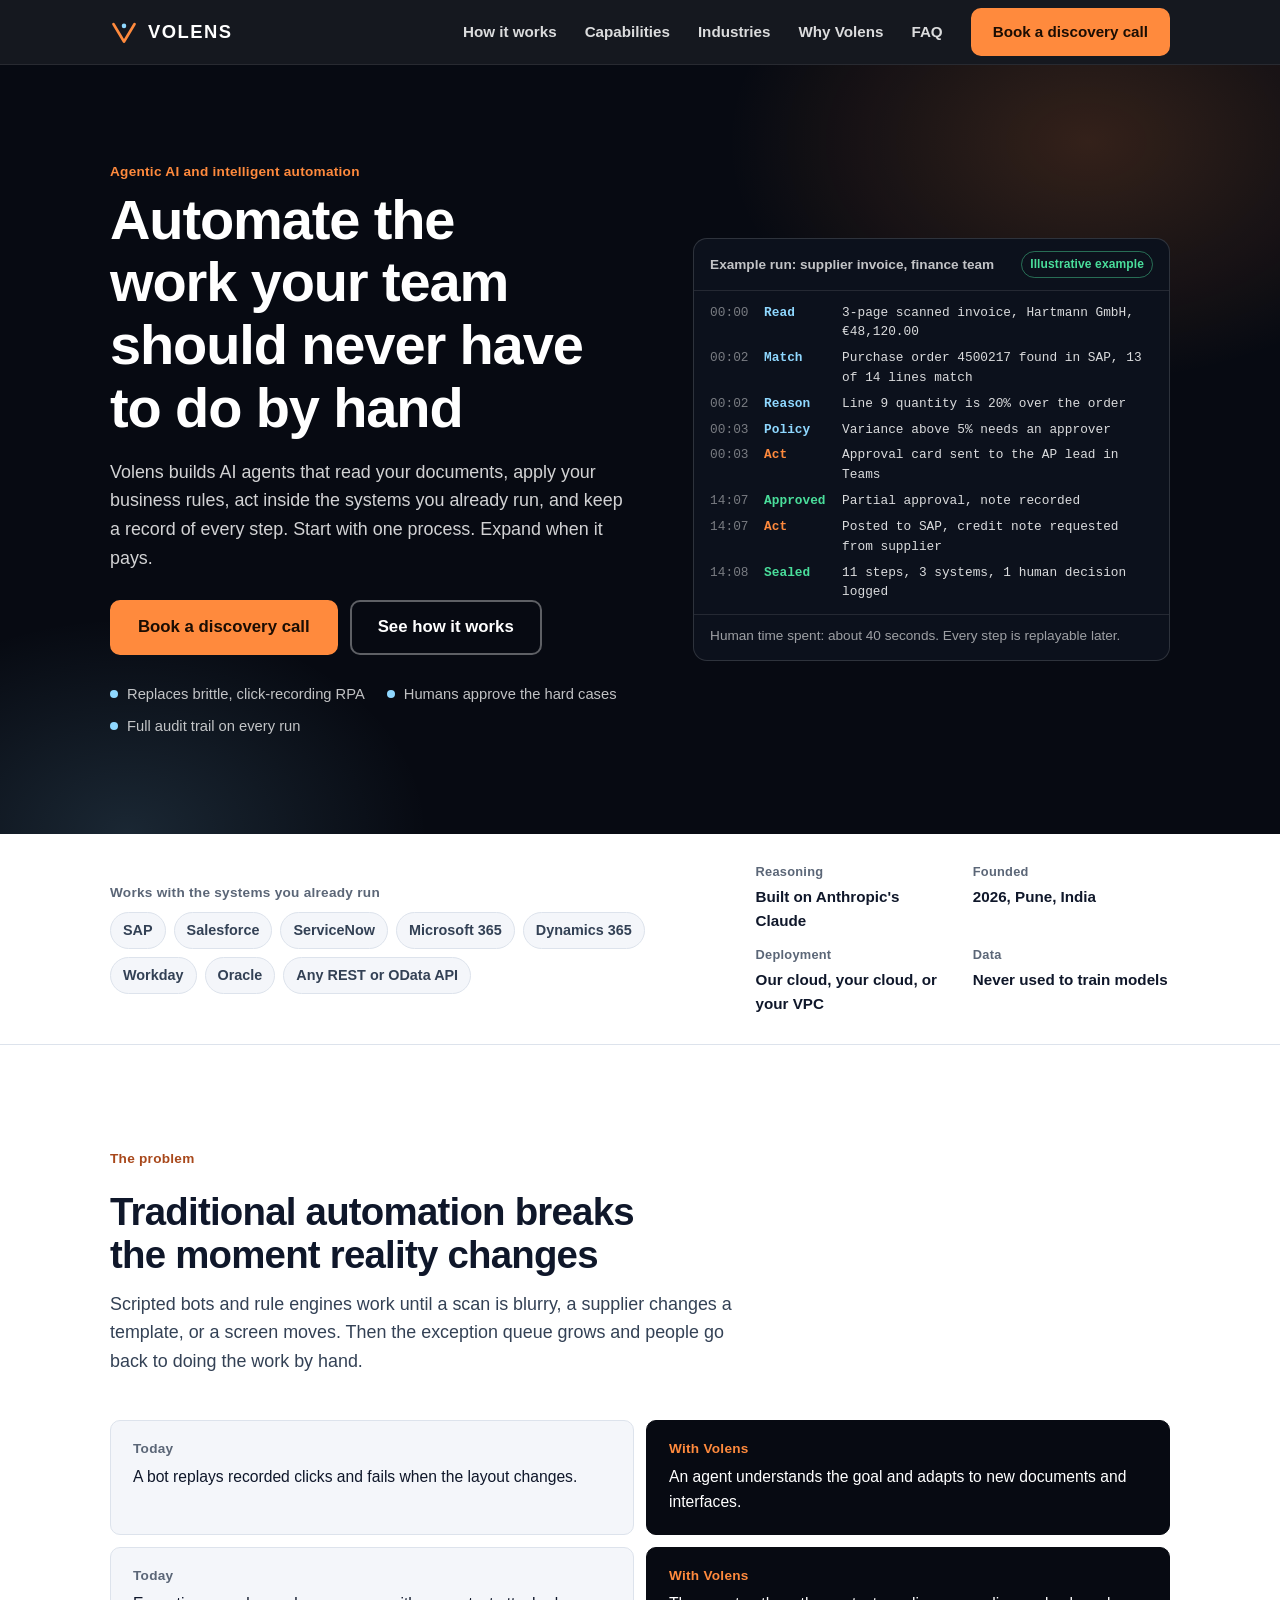
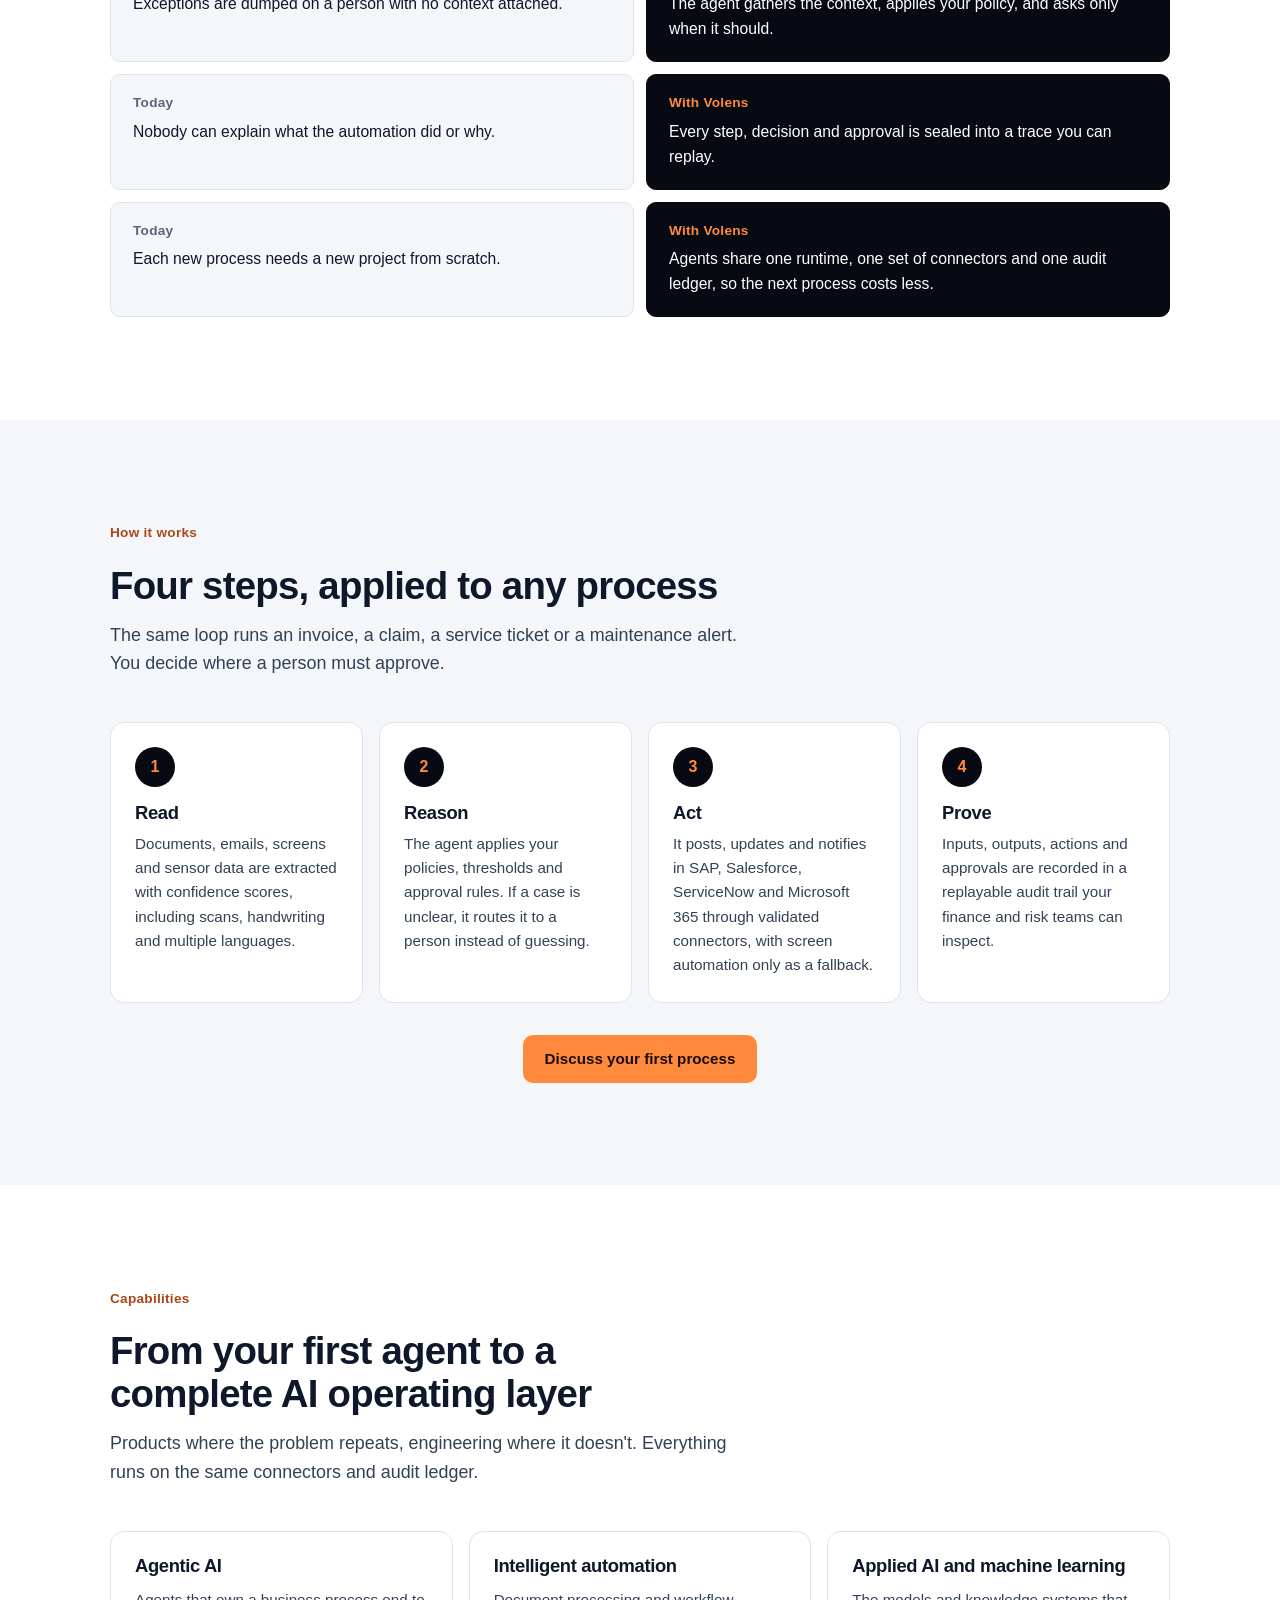
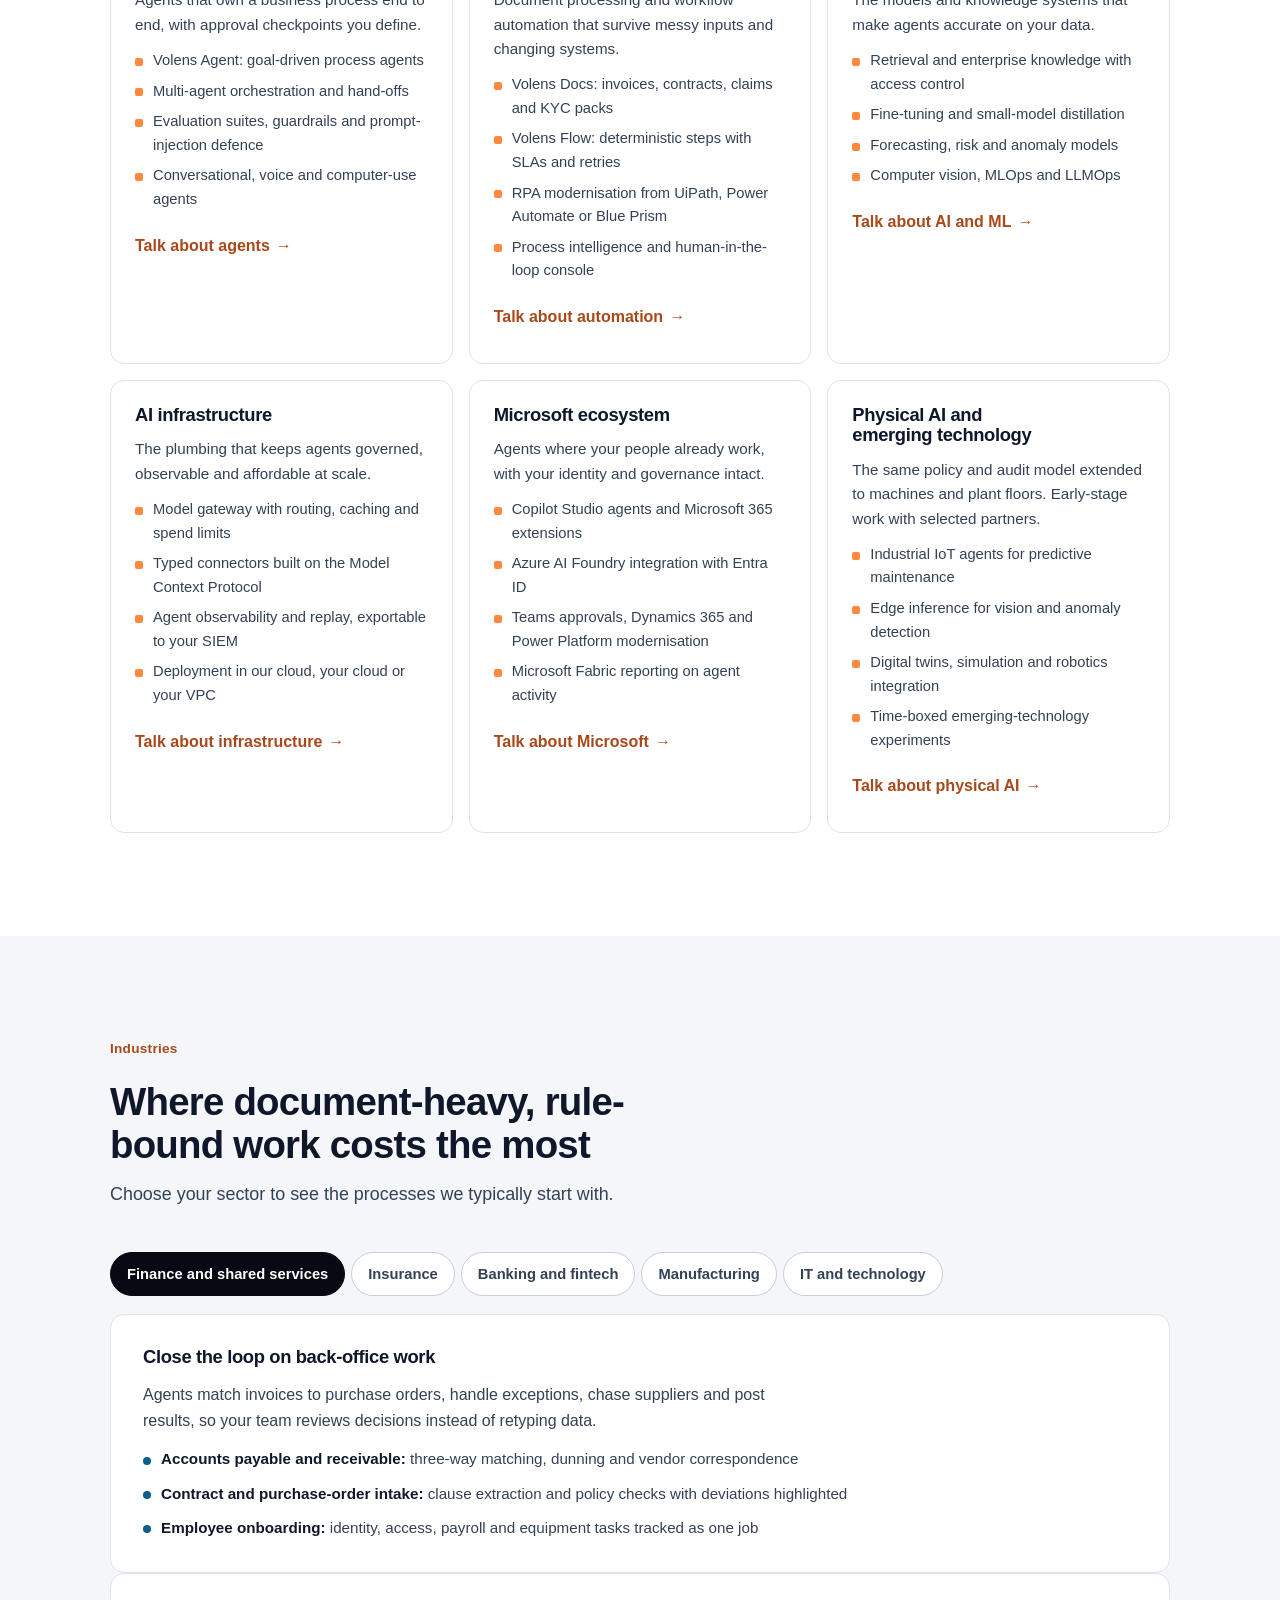
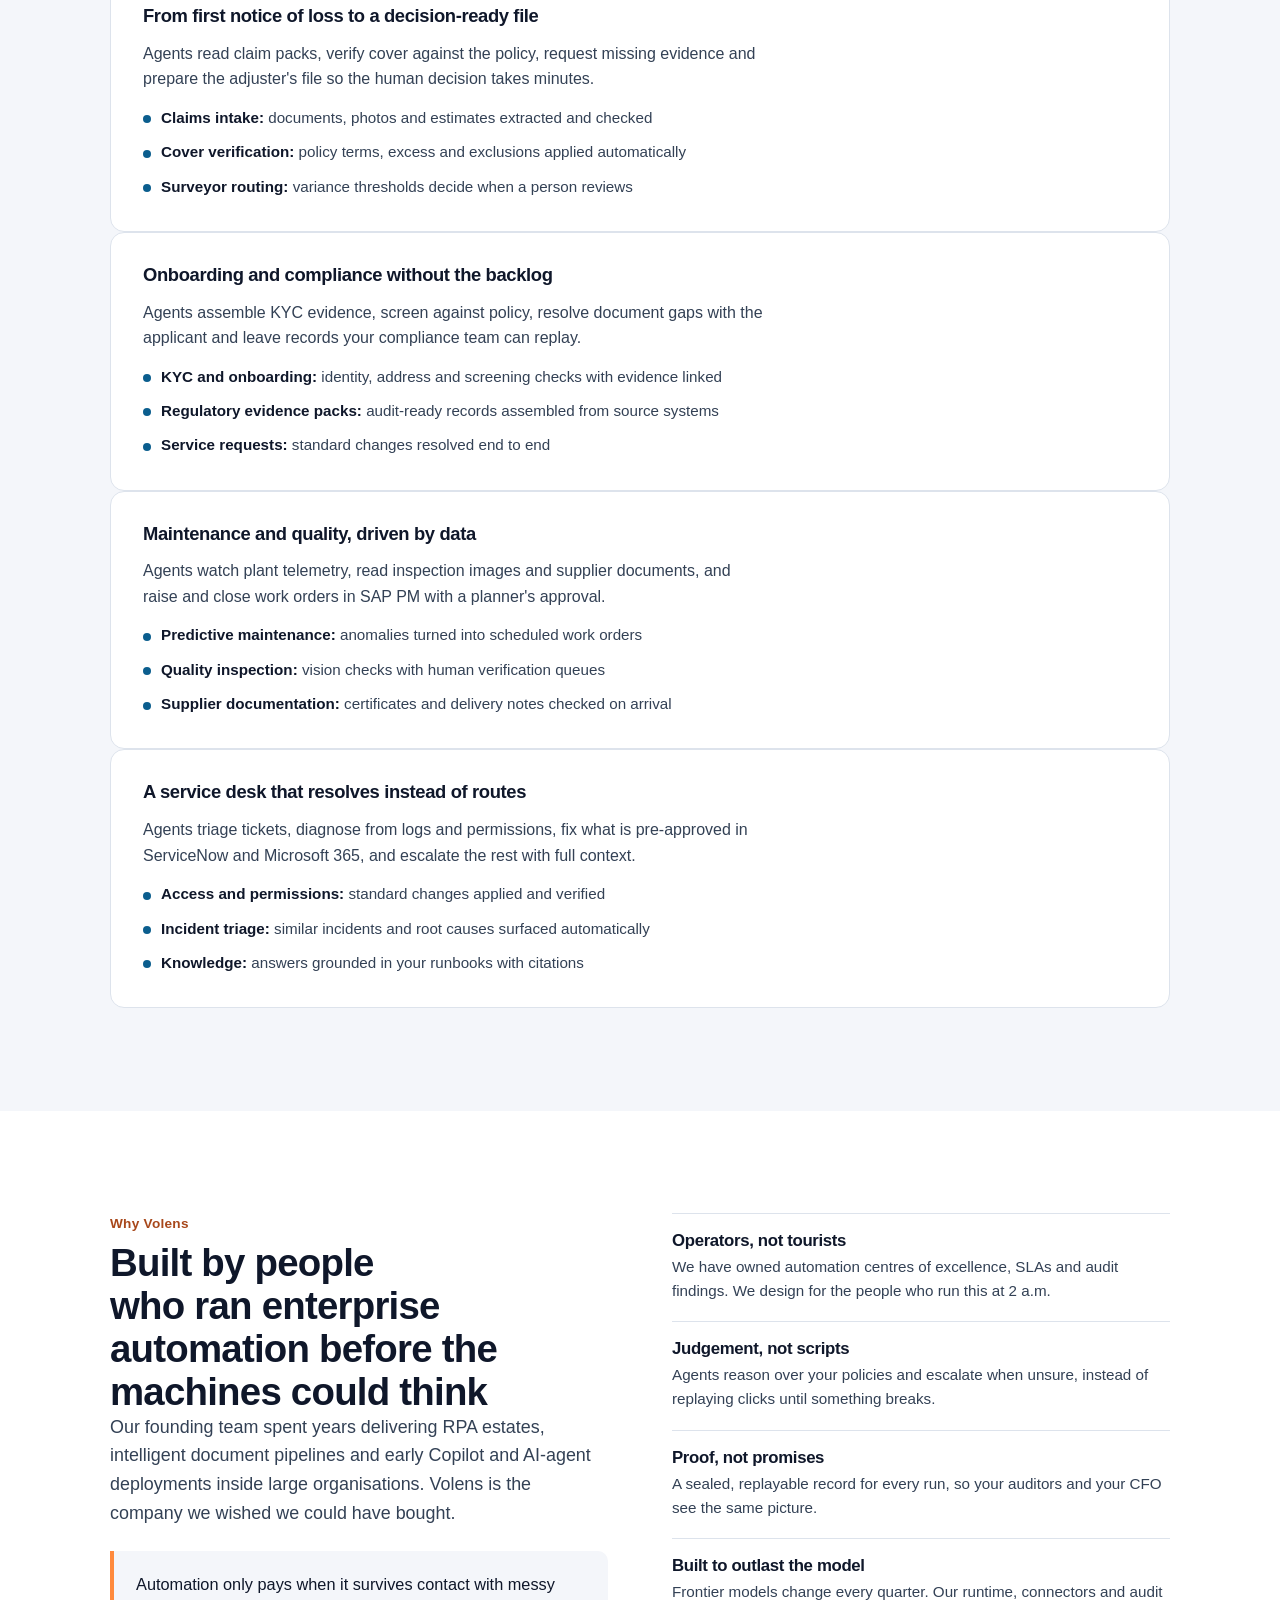
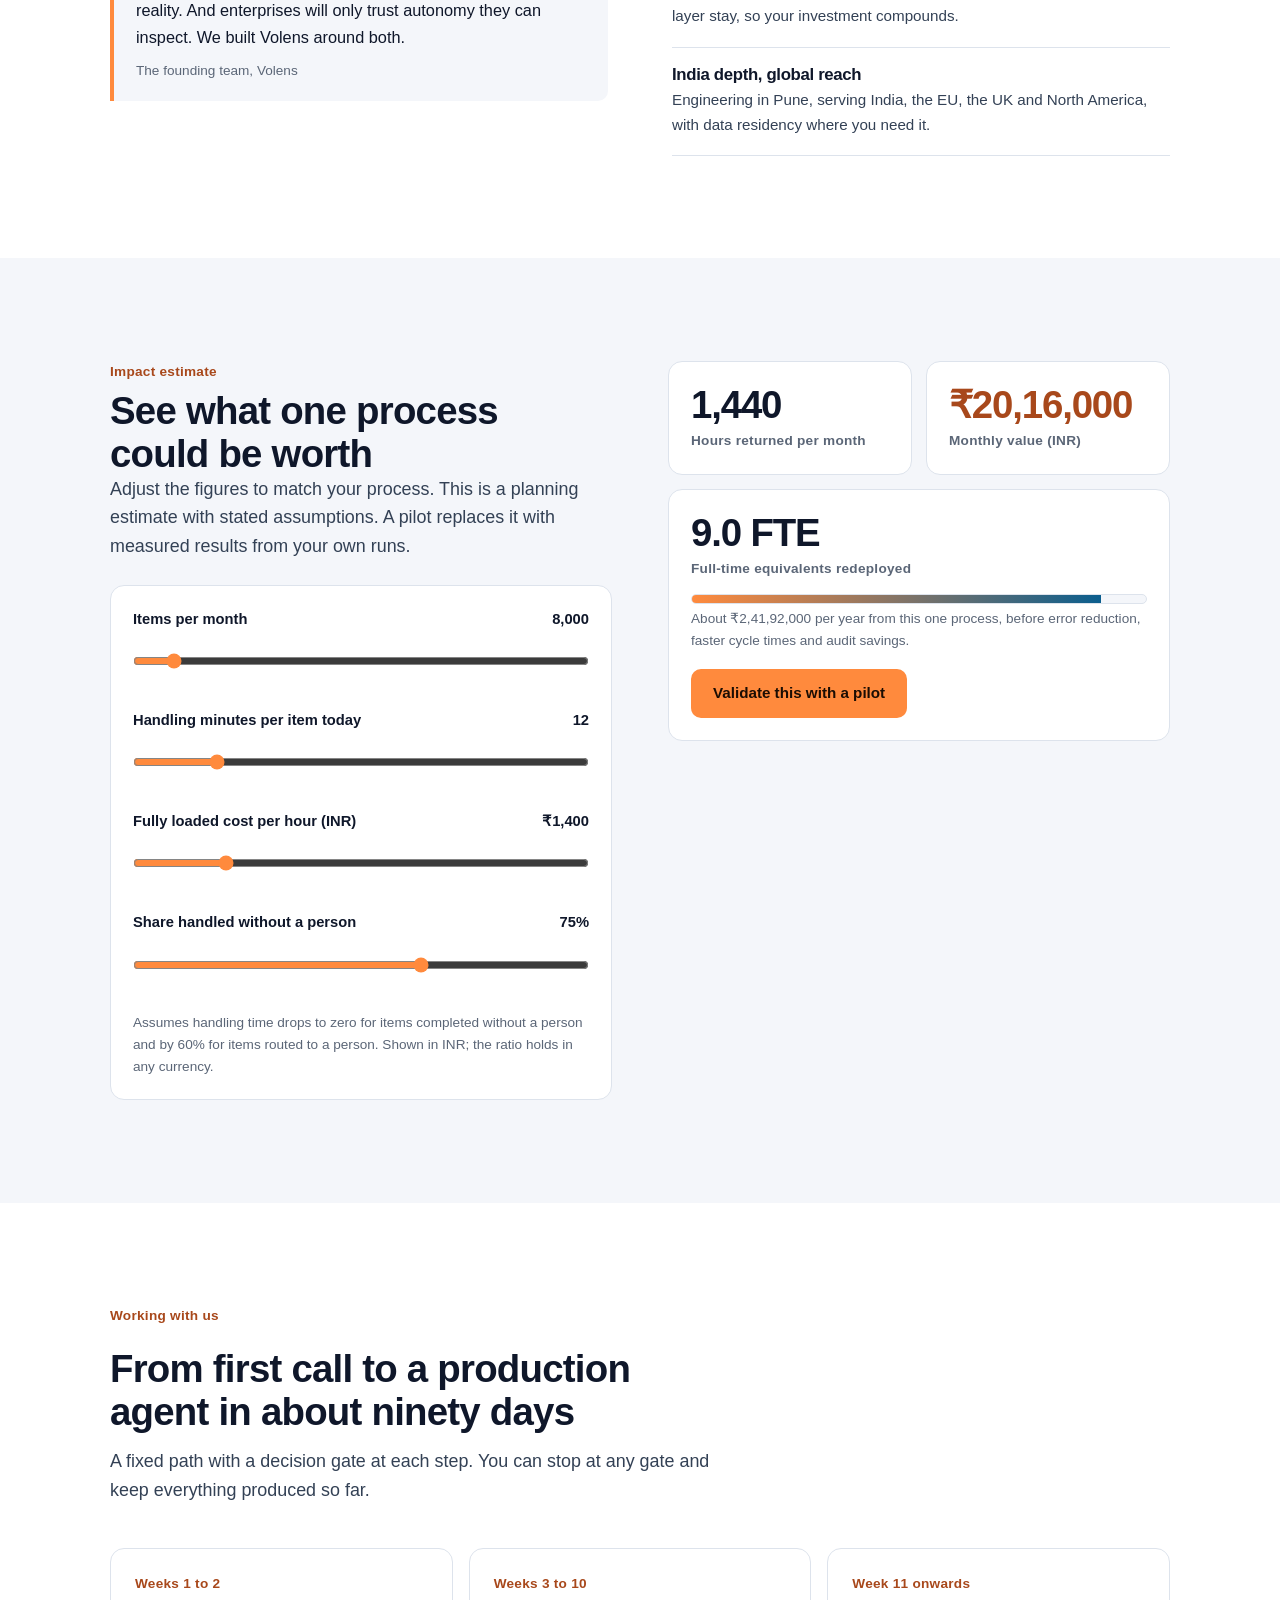
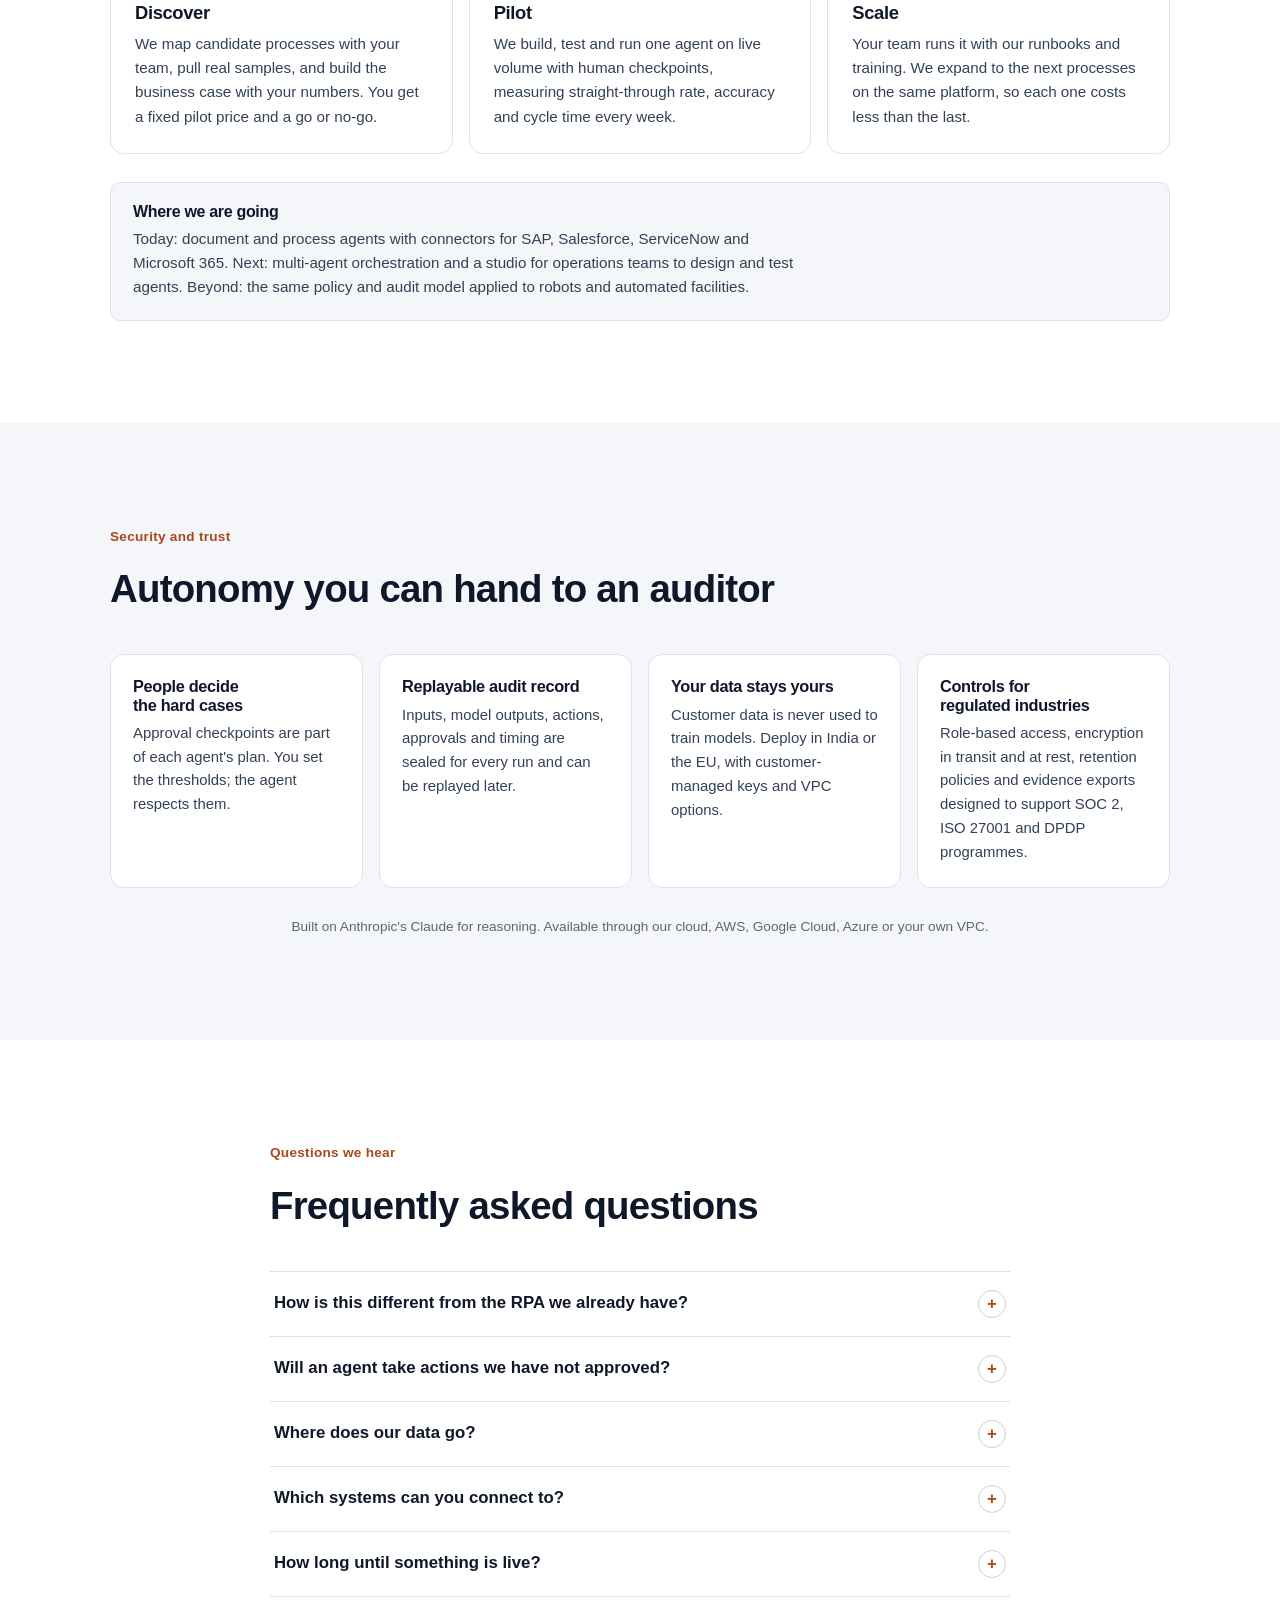
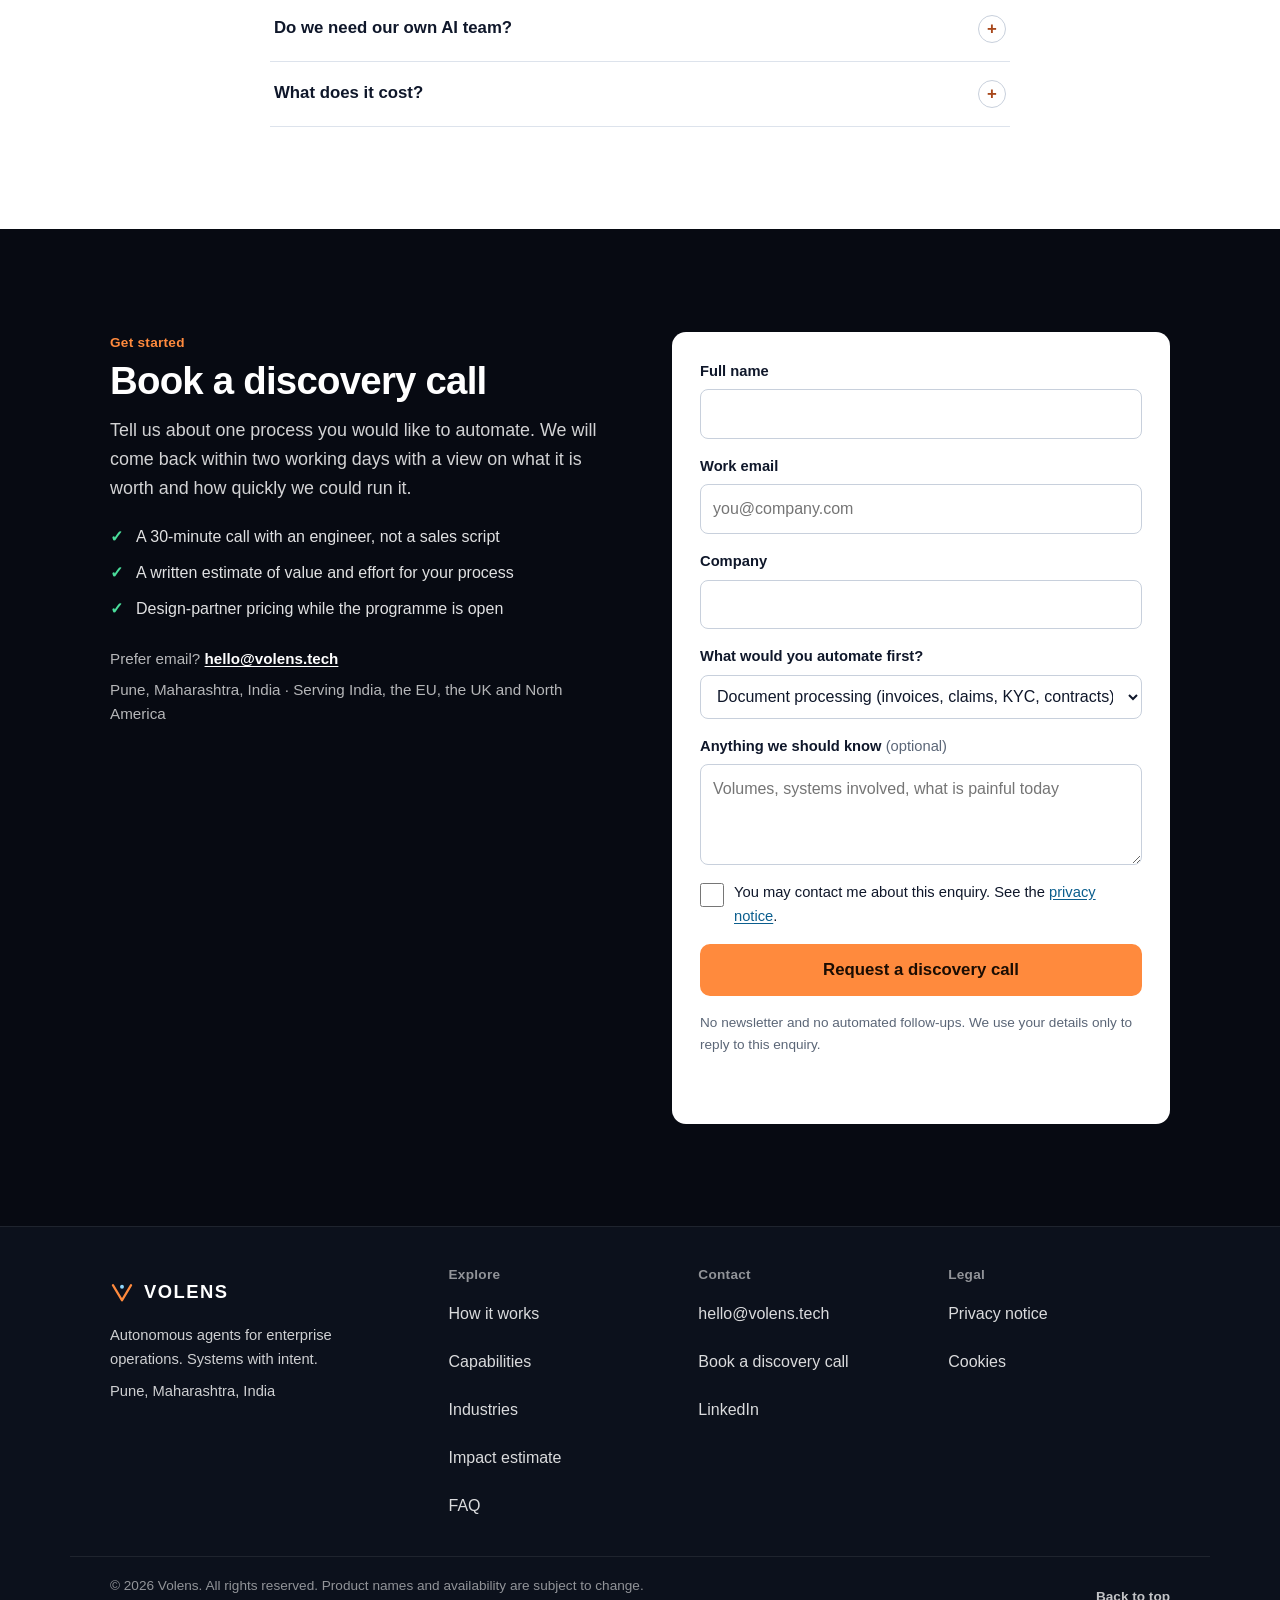
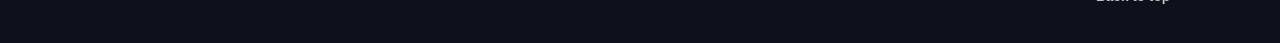
<file: index.html>
<!doctype html>
<html lang="en">
<head>
<meta charset="utf-8">
<meta name="viewport" content="width=device-width, initial-scale=1, viewport-fit=cover">
<title>Volens | Autonomous agents for enterprise operations</title>
<meta name="description" content="Volens builds AI agents that read your documents, apply your policies, act in SAP, Salesforce, ServiceNow and Microsoft 365, and record every step. Agentic automation for finance, insurance, banking and shared services. Pune, India.">
<link rel="canonical" href="https://volens.tech/">
<meta name="theme-color" content="#070A12">
<meta property="og:type" content="website">
<meta property="og:site_name" content="Volens">
<meta property="og:url" content="https://volens.tech/">
<meta property="og:title" content="Volens | Autonomous agents for enterprise operations">
<meta property="og:description" content="AI agents that read, reason, act and prove. Agentic automation for the enterprise, built on Claude.">
<meta property="og:image" content="https://volens.tech/og.png">
<meta property="og:image:width" content="1200">
<meta property="og:image:height" content="630">
<meta property="og:image:alt" content="Volens. Systems with intent.">
<meta name="twitter:card" content="summary_large_image">
<meta name="twitter:title" content="Volens | Autonomous agents for enterprise operations">
<meta name="twitter:description" content="AI agents that read, reason, act and prove. Agentic automation for the enterprise, built on Claude.">
<meta name="twitter:image" content="https://volens.tech/og.png">
<link rel="icon" href="/favicon.svg" type="image/svg+xml">
<link rel="apple-touch-icon" href="/apple-touch-icon.png">
<link rel="stylesheet" href="/styles.css">
<script type="application/ld+json">
{"@context":"https://schema.org","@type":"Organization","name":"Volens","url":"https://volens.tech/","logo":"https://volens.tech/logo-512.png","email":"hello@volens.tech","foundingDate":"2026","description":"Volens builds autonomous AI agents for enterprise operations: intelligent document processing, agentic workflow automation, multi-agent orchestration and AI infrastructure.","address":{"@type":"PostalAddress","addressLocality":"Pune","addressRegion":"Maharashtra","addressCountry":"IN"},"sameAs":["https://github.com/bkarlekar/volens-tech"]}
</script>
</head>
<body>
<a class="skip" href="#main">Skip to main content</a>

<header class="site-header">
  <div class="wrap bar">
    <a class="brand" href="/" aria-label="Volens home">
      <svg class="mark" viewBox="0 0 32 32" width="28" height="28" aria-hidden="true" focusable="false"><path d="M4 7 L16 27 L28 7" stroke="#FF8A3D" stroke-width="3.2" fill="none" stroke-linejoin="round" stroke-linecap="round"/><circle cx="16" cy="9" r="2.6" fill="#8FD8FF"/></svg>
      <span class="wordmark">VOLENS</span>
    </a>
    <nav class="primary" id="site-nav" aria-label="Primary">
      <ul>
        <li><a href="#how">How it works</a></li>
        <li><a href="#capabilities">Capabilities</a></li>
        <li><a href="#industries">Industries</a></li>
        <li><a href="#why">Why Volens</a></li>
        <li><a href="#faq">FAQ</a></li>
      </ul>
      <a class="btn btn-primary nav-cta" href="#contact" data-track="cta_header">Book a discovery call</a>
    </nav>
    <button class="menu-btn" type="button" aria-controls="site-nav" aria-expanded="false" aria-label="Open menu">
      <svg width="22" height="22" viewBox="0 0 22 22" aria-hidden="true" focusable="false"><path class="i-open" d="M3 6h16M3 11h16M3 16h16" stroke="currentColor" stroke-width="2" stroke-linecap="round"/><path class="i-close" d="M5 5l12 12M17 5L5 17" stroke="currentColor" stroke-width="2" stroke-linecap="round"/></svg>
    </button>
  </div>
</header>

<main id="main" tabindex="-1">

  <!-- Hero -->
  <section class="hero" aria-labelledby="hero-title">
    <div class="wrap hero-grid">
      <div class="hero-copy">
        <p class="eyebrow">Agentic AI and intelligent automation</p>
        <h1 id="hero-title">Automate the work your team should never have to do by hand</h1>
        <p class="lede">Volens builds AI agents that read your documents, apply your business rules, act inside the systems you already run, and keep a record of every step. Start with one process. Expand when it pays.</p>
        <div class="cta-row">
          <a class="btn btn-primary btn-lg" href="#contact" data-track="cta_hero">Book a discovery call</a>
          <a class="btn btn-ghost btn-lg" href="#how">See how it works</a>
        </div>
        <ul class="hero-points" aria-label="Key points">
          <li>Replaces brittle, click-recording RPA</li>
          <li>Humans approve the hard cases</li>
          <li>Full audit trail on every run</li>
        </ul>
      </div>

      <figure class="run" aria-labelledby="run-title">
        <figcaption class="run-head">
          <span id="run-title">Example run: supplier invoice, finance team</span>
          <span class="tag">Illustrative example</span>
        </figcaption>
        <ol class="run-log">
          <li><span class="t">00:00</span><span class="k">Read</span><span class="v">3-page scanned invoice, Hartmann GmbH, €48,120.00</span></li>
          <li><span class="t">00:02</span><span class="k">Match</span><span class="v">Purchase order 4500217 found in SAP, 13 of 14 lines match</span></li>
          <li><span class="t">00:02</span><span class="k">Reason</span><span class="v">Line 9 quantity is 20% over the order</span></li>
          <li><span class="t">00:03</span><span class="k">Policy</span><span class="v">Variance above 5% needs an approver</span></li>
          <li><span class="t">00:03</span><span class="k act">Act</span><span class="v">Approval card sent to the AP lead in Teams</span></li>
          <li><span class="t">14:07</span><span class="k ok">Approved</span><span class="v">Partial approval, note recorded</span></li>
          <li><span class="t">14:07</span><span class="k act">Act</span><span class="v">Posted to SAP, credit note requested from supplier</span></li>
          <li><span class="t">14:08</span><span class="k ok">Sealed</span><span class="v">11 steps, 3 systems, 1 human decision logged</span></li>
        </ol>
        <p class="run-foot">Human time spent: about 40 seconds. Every step is replayable later.</p>
      </figure>
    </div>
  </section>

  <!-- Trust / facts strip -->
  <section class="facts" aria-label="Company facts and integrations">
    <div class="wrap facts-grid">
      <div>
        <h2 class="facts-title">Works with the systems you already run</h2>
        <ul class="systems" aria-label="Supported systems">
          <li>SAP</li><li>Salesforce</li><li>ServiceNow</li><li>Microsoft 365</li><li>Dynamics 365</li><li>Workday</li><li>Oracle</li><li>Any REST or OData API</li>
        </ul>
      </div>
      <dl class="fact-list">
        <div><dt>Reasoning</dt><dd>Built on Anthropic's Claude</dd></div>
        <div><dt>Founded</dt><dd>2026, Pune, India</dd></div>
        <div><dt>Deployment</dt><dd>Our cloud, your cloud, or your VPC</dd></div>
        <div><dt>Data</dt><dd>Never used to train models</dd></div>
      </dl>
    </div>
  </section>

  <!-- Problem / solution -->
  <section class="section" id="problem" aria-labelledby="problem-title">
    <div class="wrap">
      <div class="section-head">
        <p class="eyebrow">The problem</p>
        <h2 id="problem-title">Traditional automation breaks the moment reality changes</h2>
        <p class="lede">Scripted bots and rule engines work until a scan is blurry, a supplier changes a template, or a screen moves. Then the exception queue grows and people go back to doing the work by hand.</p>
      </div>
      <div class="compare" role="list">
        <div class="compare-row" role="listitem">
          <div class="was"><h3>Today</h3><p>A bot replays recorded clicks and fails when the layout changes.</p></div>
          <div class="now"><h3>With Volens</h3><p>An agent understands the goal and adapts to new documents and interfaces.</p></div>
        </div>
        <div class="compare-row" role="listitem">
          <div class="was"><h3>Today</h3><p>Exceptions are dumped on a person with no context attached.</p></div>
          <div class="now"><h3>With Volens</h3><p>The agent gathers the context, applies your policy, and asks only when it should.</p></div>
        </div>
        <div class="compare-row" role="listitem">
          <div class="was"><h3>Today</h3><p>Nobody can explain what the automation did or why.</p></div>
          <div class="now"><h3>With Volens</h3><p>Every step, decision and approval is sealed into a trace you can replay.</p></div>
        </div>
        <div class="compare-row" role="listitem">
          <div class="was"><h3>Today</h3><p>Each new process needs a new project from scratch.</p></div>
          <div class="now"><h3>With Volens</h3><p>Agents share one runtime, one set of connectors and one audit ledger, so the next process costs less.</p></div>
        </div>
      </div>
    </div>
  </section>

  <!-- How it works -->
  <section class="section alt" id="how" aria-labelledby="how-title">
    <div class="wrap">
      <div class="section-head">
        <p class="eyebrow">How it works</p>
        <h2 id="how-title">Four steps, applied to any process</h2>
        <p class="lede">The same loop runs an invoice, a claim, a service ticket or a maintenance alert. You decide where a person must approve.</p>
      </div>
      <ol class="steps">
        <li>
          <span class="step-n" aria-hidden="true">1</span>
          <h3>Read</h3>
          <p>Documents, emails, screens and sensor data are extracted with confidence scores, including scans, handwriting and multiple languages.</p>
        </li>
        <li>
          <span class="step-n" aria-hidden="true">2</span>
          <h3>Reason</h3>
          <p>The agent applies your policies, thresholds and approval rules. If a case is unclear, it routes it to a person instead of guessing.</p>
        </li>
        <li>
          <span class="step-n" aria-hidden="true">3</span>
          <h3>Act</h3>
          <p>It posts, updates and notifies in SAP, Salesforce, ServiceNow and Microsoft 365 through validated connectors, with screen automation only as a fallback.</p>
        </li>
        <li>
          <span class="step-n" aria-hidden="true">4</span>
          <h3>Prove</h3>
          <p>Inputs, outputs, actions and approvals are recorded in a replayable audit trail your finance and risk teams can inspect.</p>
        </li>
      </ol>
      <div class="inline-cta">
        <a class="btn btn-primary" href="#contact" data-track="cta_how">Discuss your first process</a>
      </div>
    </div>
  </section>

  <!-- Capabilities -->
  <section class="section" id="capabilities" aria-labelledby="cap-title">
    <div class="wrap">
      <div class="section-head">
        <p class="eyebrow">Capabilities</p>
        <h2 id="cap-title">From your first agent to a complete AI operating layer</h2>
        <p class="lede">Products where the problem repeats, engineering where it doesn't. Everything runs on the same connectors and audit ledger.</p>
      </div>
      <div class="cards">
        <article class="card">
          <h3>Agentic AI</h3>
          <p>Agents that own a business process end to end, with approval checkpoints you define.</p>
          <ul>
            <li>Volens Agent: goal-driven process agents</li>
            <li>Multi-agent orchestration and hand-offs</li>
            <li>Evaluation suites, guardrails and prompt-injection defence</li>
            <li>Conversational, voice and computer-use agents</li>
          </ul>
          <a class="card-link" href="#contact" data-track="cap_agentic">Talk about agents<span aria-hidden="true"> →</span></a>
        </article>
        <article class="card">
          <h3>Intelligent automation</h3>
          <p>Document processing and workflow automation that survive messy inputs and changing systems.</p>
          <ul>
            <li>Volens Docs: invoices, contracts, claims and KYC packs</li>
            <li>Volens Flow: deterministic steps with SLAs and retries</li>
            <li>RPA modernisation from UiPath, Power Automate or Blue Prism</li>
            <li>Process intelligence and human-in-the-loop console</li>
          </ul>
          <a class="card-link" href="#contact" data-track="cap_automation">Talk about automation<span aria-hidden="true"> →</span></a>
        </article>
        <article class="card">
          <h3>Applied AI and machine learning</h3>
          <p>The models and knowledge systems that make agents accurate on your data.</p>
          <ul>
            <li>Retrieval and enterprise knowledge with access control</li>
            <li>Fine-tuning and small-model distillation</li>
            <li>Forecasting, risk and anomaly models</li>
            <li>Computer vision, MLOps and LLMOps</li>
          </ul>
          <a class="card-link" href="#contact" data-track="cap_ml">Talk about AI and ML<span aria-hidden="true"> →</span></a>
        </article>
        <article class="card">
          <h3>AI infrastructure</h3>
          <p>The plumbing that keeps agents governed, observable and affordable at scale.</p>
          <ul>
            <li>Model gateway with routing, caching and spend limits</li>
            <li>Typed connectors built on the Model Context Protocol</li>
            <li>Agent observability and replay, exportable to your SIEM</li>
            <li>Deployment in our cloud, your cloud or your VPC</li>
          </ul>
          <a class="card-link" href="#contact" data-track="cap_infra">Talk about infrastructure<span aria-hidden="true"> →</span></a>
        </article>
        <article class="card">
          <h3>Microsoft ecosystem</h3>
          <p>Agents where your people already work, with your identity and governance intact.</p>
          <ul>
            <li>Copilot Studio agents and Microsoft 365 extensions</li>
            <li>Azure AI Foundry integration with Entra ID</li>
            <li>Teams approvals, Dynamics 365 and Power Platform modernisation</li>
            <li>Microsoft Fabric reporting on agent activity</li>
          </ul>
          <a class="card-link" href="#contact" data-track="cap_microsoft">Talk about Microsoft<span aria-hidden="true"> →</span></a>
        </article>
        <article class="card">
          <h3>Physical AI and emerging technology</h3>
          <p>The same policy and audit model extended to machines and plant floors. Early-stage work with selected partners.</p>
          <ul>
            <li>Industrial IoT agents for predictive maintenance</li>
            <li>Edge inference for vision and anomaly detection</li>
            <li>Digital twins, simulation and robotics integration</li>
            <li>Time-boxed emerging-technology experiments</li>
          </ul>
          <a class="card-link" href="#contact" data-track="cap_physical">Talk about physical AI<span aria-hidden="true"> →</span></a>
        </article>
      </div>
    </div>
  </section>

  <!-- Industries (tabs) -->
  <section class="section alt" id="industries" aria-labelledby="ind-title">
    <div class="wrap">
      <div class="section-head">
        <p class="eyebrow">Industries</p>
        <h2 id="ind-title">Where document-heavy, rule-bound work costs the most</h2>
        <p class="lede">Choose your sector to see the processes we typically start with.</p>
      </div>
      <div class="tabs" data-tabs>
        <div class="tablist" role="tablist" aria-label="Industry">
          <button role="tab" id="tab-finance" aria-controls="panel-finance" aria-selected="true" tabindex="0">Finance and shared services</button>
          <button role="tab" id="tab-insurance" aria-controls="panel-insurance" aria-selected="false" tabindex="-1">Insurance</button>
          <button role="tab" id="tab-banking" aria-controls="panel-banking" aria-selected="false" tabindex="-1">Banking and fintech</button>
          <button role="tab" id="tab-manufacturing" aria-controls="panel-manufacturing" aria-selected="false" tabindex="-1">Manufacturing</button>
          <button role="tab" id="tab-it" aria-controls="panel-it" aria-selected="false" tabindex="-1">IT and technology</button>
        </div>
        <div class="panel" role="tabpanel" id="panel-finance" aria-labelledby="tab-finance" tabindex="0">
          <h3>Close the loop on back-office work</h3>
          <p>Agents match invoices to purchase orders, handle exceptions, chase suppliers and post results, so your team reviews decisions instead of retyping data.</p>
          <ul class="usecases">
            <li><strong>Accounts payable and receivable:</strong> three-way matching, dunning and vendor correspondence</li>
            <li><strong>Contract and purchase-order intake:</strong> clause extraction and policy checks with deviations highlighted</li>
            <li><strong>Employee onboarding:</strong> identity, access, payroll and equipment tasks tracked as one job</li>
          </ul>
        </div>
        <div class="panel" role="tabpanel" id="panel-insurance" aria-labelledby="tab-insurance" tabindex="0" hidden>
          <h3>From first notice of loss to a decision-ready file</h3>
          <p>Agents read claim packs, verify cover against the policy, request missing evidence and prepare the adjuster's file so the human decision takes minutes.</p>
          <ul class="usecases">
            <li><strong>Claims intake:</strong> documents, photos and estimates extracted and checked</li>
            <li><strong>Cover verification:</strong> policy terms, excess and exclusions applied automatically</li>
            <li><strong>Surveyor routing:</strong> variance thresholds decide when a person reviews</li>
          </ul>
        </div>
        <div class="panel" role="tabpanel" id="panel-banking" aria-labelledby="tab-banking" tabindex="0" hidden>
          <h3>Onboarding and compliance without the backlog</h3>
          <p>Agents assemble KYC evidence, screen against policy, resolve document gaps with the applicant and leave records your compliance team can replay.</p>
          <ul class="usecases">
            <li><strong>KYC and onboarding:</strong> identity, address and screening checks with evidence linked</li>
            <li><strong>Regulatory evidence packs:</strong> audit-ready records assembled from source systems</li>
            <li><strong>Service requests:</strong> standard changes resolved end to end</li>
          </ul>
        </div>
        <div class="panel" role="tabpanel" id="panel-manufacturing" aria-labelledby="tab-manufacturing" tabindex="0" hidden>
          <h3>Maintenance and quality, driven by data</h3>
          <p>Agents watch plant telemetry, read inspection images and supplier documents, and raise and close work orders in SAP PM with a planner's approval.</p>
          <ul class="usecases">
            <li><strong>Predictive maintenance:</strong> anomalies turned into scheduled work orders</li>
            <li><strong>Quality inspection:</strong> vision checks with human verification queues</li>
            <li><strong>Supplier documentation:</strong> certificates and delivery notes checked on arrival</li>
          </ul>
        </div>
        <div class="panel" role="tabpanel" id="panel-it" aria-labelledby="tab-it" tabindex="0" hidden>
          <h3>A service desk that resolves instead of routes</h3>
          <p>Agents triage tickets, diagnose from logs and permissions, fix what is pre-approved in ServiceNow and Microsoft 365, and escalate the rest with full context.</p>
          <ul class="usecases">
            <li><strong>Access and permissions:</strong> standard changes applied and verified</li>
            <li><strong>Incident triage:</strong> similar incidents and root causes surfaced automatically</li>
            <li><strong>Knowledge:</strong> answers grounded in your runbooks with citations</li>
          </ul>
        </div>
      </div>
    </div>
  </section>

  <!-- Why Volens -->
  <section class="section" id="why" aria-labelledby="why-title">
    <div class="wrap why-grid">
      <div>
        <p class="eyebrow">Why Volens</p>
        <h2 id="why-title">Built by people who ran enterprise automation before the machines could think</h2>
        <p class="lede">Our founding team spent years delivering RPA estates, intelligent document pipelines and early Copilot and AI-agent deployments inside large organisations. Volens is the company we wished we could have bought.</p>
        <blockquote class="note">
          <p>Automation only pays when it survives contact with messy reality. And enterprises will only trust autonomy they can inspect. We built Volens around both.</p>
          <footer>The founding team, Volens</footer>
        </blockquote>
      </div>
      <ul class="diffs">
        <li><h3>Operators, not tourists</h3><p>We have owned automation centres of excellence, SLAs and audit findings. We design for the people who run this at 2 a.m.</p></li>
        <li><h3>Judgement, not scripts</h3><p>Agents reason over your policies and escalate when unsure, instead of replaying clicks until something breaks.</p></li>
        <li><h3>Proof, not promises</h3><p>A sealed, replayable record for every run, so your auditors and your CFO see the same picture.</p></li>
        <li><h3>Built to outlast the model</h3><p>Frontier models change every quarter. Our runtime, connectors and audit layer stay, so your investment compounds.</p></li>
        <li><h3>India depth, global reach</h3><p>Engineering in Pune, serving India, the EU, the UK and North America, with data residency where you need it.</p></li>
      </ul>
    </div>
  </section>

  <!-- Impact estimate -->
  <section class="section alt" id="impact" aria-labelledby="impact-title">
    <div class="wrap calc-grid">
      <div>
        <p class="eyebrow">Impact estimate</p>
        <h2 id="impact-title">See what one process could be worth</h2>
        <p class="lede">Adjust the figures to match your process. This is a planning estimate with stated assumptions. A pilot replaces it with measured results from your own runs.</p>
        <form class="calc" id="calc" aria-describedby="calc-assume">
          <div class="range">
            <label for="vol">Items per month <output id="vol-out" for="vol">8,000</output></label>
            <input type="range" id="vol" min="500" max="100000" step="500" value="8000">
          </div>
          <div class="range">
            <label for="mins">Handling minutes per item today <output id="mins-out" for="mins">12</output></label>
            <input type="range" id="mins" min="2" max="60" step="1" value="12">
          </div>
          <div class="range">
            <label for="rate">Fully loaded cost per hour (INR) <output id="rate-out" for="rate">₹1,400</output></label>
            <input type="range" id="rate" min="300" max="6000" step="100" value="1400">
          </div>
          <div class="range">
            <label for="auto">Share handled without a person <output id="auto-out" for="auto">75%</output></label>
            <input type="range" id="auto" min="40" max="95" step="5" value="75">
          </div>
          <p class="fine" id="calc-assume">Assumes handling time drops to zero for items completed without a person and by 60% for items routed to a person. Shown in INR; the ratio holds in any currency.</p>
        </form>
      </div>
      <div class="results" aria-live="polite">
        <div class="result"><span class="big" id="r-hours">—</span><span class="lbl">Hours returned per month</span></div>
        <div class="result"><span class="big accent" id="r-money">—</span><span class="lbl">Monthly value (INR)</span></div>
        <div class="result wide">
          <span class="big" id="r-fte">—</span><span class="lbl">Full-time equivalents redeployed</span>
          <div class="meter" aria-hidden="true"><i id="r-bar"></i></div>
          <p class="fine" id="r-annual">—</p>
          <a class="btn btn-primary" href="#contact" data-track="cta_calc">Validate this with a pilot</a>
        </div>
      </div>
    </div>
  </section>

  <!-- Working with us -->
  <section class="section" id="path" aria-labelledby="path-title">
    <div class="wrap">
      <div class="section-head">
        <p class="eyebrow">Working with us</p>
        <h2 id="path-title">From first call to a production agent in about ninety days</h2>
        <p class="lede">A fixed path with a decision gate at each step. You can stop at any gate and keep everything produced so far.</p>
      </div>
      <ol class="path">
        <li>
          <p class="when">Weeks 1 to 2</p>
          <h3>Discover</h3>
          <p>We map candidate processes with your team, pull real samples, and build the business case with your numbers. You get a fixed pilot price and a go or no-go.</p>
        </li>
        <li>
          <p class="when">Weeks 3 to 10</p>
          <h3>Pilot</h3>
          <p>We build, test and run one agent on live volume with human checkpoints, measuring straight-through rate, accuracy and cycle time every week.</p>
        </li>
        <li>
          <p class="when">Week 11 onwards</p>
          <h3>Scale</h3>
          <p>Your team runs it with our runbooks and training. We expand to the next processes on the same platform, so each one costs less than the last.</p>
        </li>
      </ol>
      <div class="roadmap">
        <h3>Where we are going</h3>
        <p>Today: document and process agents with connectors for SAP, Salesforce, ServiceNow and Microsoft 365. Next: multi-agent orchestration and a studio for operations teams to design and test agents. Beyond: the same policy and audit model applied to robots and automated facilities.</p>
      </div>
    </div>
  </section>

  <!-- Security and trust -->
  <section class="section alt" id="trust" aria-labelledby="trust-title">
    <div class="wrap">
      <div class="section-head">
        <p class="eyebrow">Security and trust</p>
        <h2 id="trust-title">Autonomy you can hand to an auditor</h2>
      </div>
      <ul class="trust-grid">
        <li><h3>People decide the hard cases</h3><p>Approval checkpoints are part of each agent's plan. You set the thresholds; the agent respects them.</p></li>
        <li><h3>Replayable audit record</h3><p>Inputs, model outputs, actions, approvals and timing are sealed for every run and can be replayed later.</p></li>
        <li><h3>Your data stays yours</h3><p>Customer data is never used to train models. Deploy in India or the EU, with customer-managed keys and VPC options.</p></li>
        <li><h3>Controls for regulated industries</h3><p>Role-based access, encryption in transit and at rest, retention policies and evidence exports designed to support SOC 2, ISO 27001 and DPDP programmes.</p></li>
      </ul>
      <p class="fine center">Built on Anthropic's Claude for reasoning. Available through our cloud, AWS, Google Cloud, Azure or your own VPC.</p>
    </div>
  </section>

  <!-- FAQ -->
  <section class="section" id="faq" aria-labelledby="faq-title">
    <div class="wrap narrow">
      <div class="section-head">
        <p class="eyebrow">Questions we hear</p>
        <h2 id="faq-title">Frequently asked questions</h2>
      </div>
      <div class="faq">
        <details>
          <summary>How is this different from the RPA we already have?</summary>
          <p>RPA replays recorded steps and stops when anything deviates. A Volens agent understands the goal and your policies, so it handles variation, explains what it did, and asks a person when it should. Existing bots can be migrated gradually; nothing has to be replaced on day one.</p>
        </details>
        <details>
          <summary>Will an agent take actions we have not approved?</summary>
          <p>No. Each agent runs inside a policy you define: which systems it may use, which thresholds need approval, and which actions are never automated. The runtime enforces those limits, and every action is on the record.</p>
        </details>
        <details>
          <summary>Where does our data go?</summary>
          <p>You choose: Volens Cloud in India or the EU, your own AWS, Google Cloud or Azure account, or fully inside your network. We never train models on customer data, and encryption keys can be customer-managed.</p>
        </details>
        <details>
          <summary>Which systems can you connect to?</summary>
          <p>SAP, Salesforce, ServiceNow, Microsoft 365, Dynamics 365, Workday and Oracle through typed connectors, any REST or OData API quickly, and legacy desktop or web applications through computer-use agents when there is no API.</p>
        </details>
        <details>
          <summary>How long until something is live?</summary>
          <p>A scoped pilot runs on live volume within six to eight weeks of kick-off, after a two-week discovery. The target is a signed-off production agent inside about ninety days.</p>
        </details>
        <details>
          <summary>Do we need our own AI team?</summary>
          <p>Not to start. Our engineers build the first agents with you and hand over with runbooks and training. Many customers then grow an internal team on top of the platform; we support either path.</p>
        </details>
        <details>
          <summary>What does it cost?</summary>
          <p>Discovery is fixed-price, and the pilot is quoted at the end of discovery based on volume and systems involved. Design partners receive preferential pricing in return for feedback and reference rights. Request a call and we will give you a range for your process.</p>
        </details>
      </div>
    </div>
  </section>

  <!-- Contact / conversion -->
  <span id="access" class="anchor" aria-hidden="true"></span>
  <section class="section contact" id="contact" aria-labelledby="contact-title">
    <div class="wrap contact-grid">
      <div>
        <p class="eyebrow">Get started</p>
        <h2 id="contact-title">Book a discovery call</h2>
        <p class="lede">Tell us about one process you would like to automate. We will come back within two working days with a view on what it is worth and how quickly we could run it.</p>
        <ul class="gets">
          <li>A 30-minute call with an engineer, not a sales script</li>
          <li>A written estimate of value and effort for your process</li>
          <li>Design-partner pricing while the programme is open</li>
        </ul>
        <div class="contact-alt">
          <p>Prefer email? <a href="mailto:hello@volens.tech" data-track="email_click">hello@volens.tech</a></p>
          <p>Pune, Maharashtra, India · Serving India, the EU, the UK and North America</p>
        </div>
      </div>
      <form class="lead" id="lead" novalidate aria-describedby="lead-privacy">
        <div class="field">
          <label for="name">Full name</label>
          <input id="name" name="name" type="text" autocomplete="name" required aria-required="true" autocapitalize="words">
          <p class="error" id="name-err" hidden>Please enter your name.</p>
        </div>
        <div class="field">
          <label for="email">Work email</label>
          <input id="email" name="email" type="email" autocomplete="email" inputmode="email" required aria-required="true" placeholder="you@company.com">
          <p class="error" id="email-err" hidden>Please enter a valid work email address.</p>
        </div>
        <div class="field">
          <label for="company">Company</label>
          <input id="company" name="company" type="text" autocomplete="organization" required aria-required="true">
          <p class="error" id="company-err" hidden>Please enter your company name.</p>
        </div>
        <div class="field">
          <label for="process">What would you automate first?</label>
          <select id="process" name="process">
            <option>Document processing (invoices, claims, KYC, contracts)</option>
            <option>An end-to-end business process</option>
            <option>Service desk or IT operations</option>
            <option>Replacing or modernising existing RPA</option>
            <option>Microsoft Copilot or Teams agents</option>
            <option>Knowledge, search or forecasting models</option>
            <option>Not sure yet</option>
          </select>
        </div>
        <div class="field">
          <label for="notes">Anything we should know <span class="opt">(optional)</span></label>
          <textarea id="notes" name="notes" rows="3" placeholder="Volumes, systems involved, what is painful today"></textarea>
        </div>
        <div class="field check">
          <input id="consent" name="consent" type="checkbox" required aria-required="true">
          <label for="consent">You may contact me about this enquiry. See the <a href="/privacy.html">privacy notice</a>.</label>
          <p class="error" id="consent-err" hidden>Please confirm we may contact you.</p>
        </div>
        <button class="btn btn-primary btn-lg" type="submit" data-track="form_submit">Request a discovery call</button>
        <p class="fine" id="lead-privacy">No newsletter and no automated follow-ups. We use your details only to reply to this enquiry.</p>
        <p class="form-status" id="form-status" role="status" aria-live="polite"></p>
      </form>
    </div>
  </section>

</main>

<footer class="site-footer">
  <div class="wrap foot-grid">
    <div class="foot-brand">
      <a class="brand" href="/" aria-label="Volens home">
        <svg class="mark" viewBox="0 0 32 32" width="24" height="24" aria-hidden="true" focusable="false"><path d="M4 7 L16 27 L28 7" stroke="#FF8A3D" stroke-width="3.2" fill="none" stroke-linejoin="round" stroke-linecap="round"/><circle cx="16" cy="9" r="2.6" fill="#8FD8FF"/></svg>
        <span class="wordmark">VOLENS</span>
      </a>
      <p>Autonomous agents for enterprise operations. Systems with intent.</p>
      <p>Pune, Maharashtra, India</p>
    </div>
    <nav aria-label="Footer">
      <h2 class="foot-h">Explore</h2>
      <ul>
        <li><a href="#how">How it works</a></li>
        <li><a href="#capabilities">Capabilities</a></li>
        <li><a href="#industries">Industries</a></li>
        <li><a href="#impact">Impact estimate</a></li>
        <li><a href="#faq">FAQ</a></li>
      </ul>
    </nav>
    <div>
      <h2 class="foot-h">Contact</h2>
      <ul>
        <li><a href="mailto:hello@volens.tech" data-track="email_click">hello@volens.tech</a></li>
        <li><a href="#contact">Book a discovery call</a></li>
        <li><a href="https://www.linkedin.com/company/volens" rel="noopener" target="_blank">LinkedIn<span class="sr-only"> (opens in a new tab)</span></a></li>
      </ul>
    </div>
    <div>
      <h2 class="foot-h">Legal</h2>
      <ul>
        <li><a href="/privacy.html">Privacy notice</a></li>
        <li><a href="/privacy.html#cookies">Cookies</a></li>
      </ul>
    </div>
  </div>
  <div class="wrap foot-base">
    <p>© 2026 Volens. All rights reserved. Product names and availability are subject to change.</p>
    <a class="totop" href="#main">Back to top</a>
  </div>
</footer>

<script src="/main.js" defer></script>
</body>
</html>
</file>
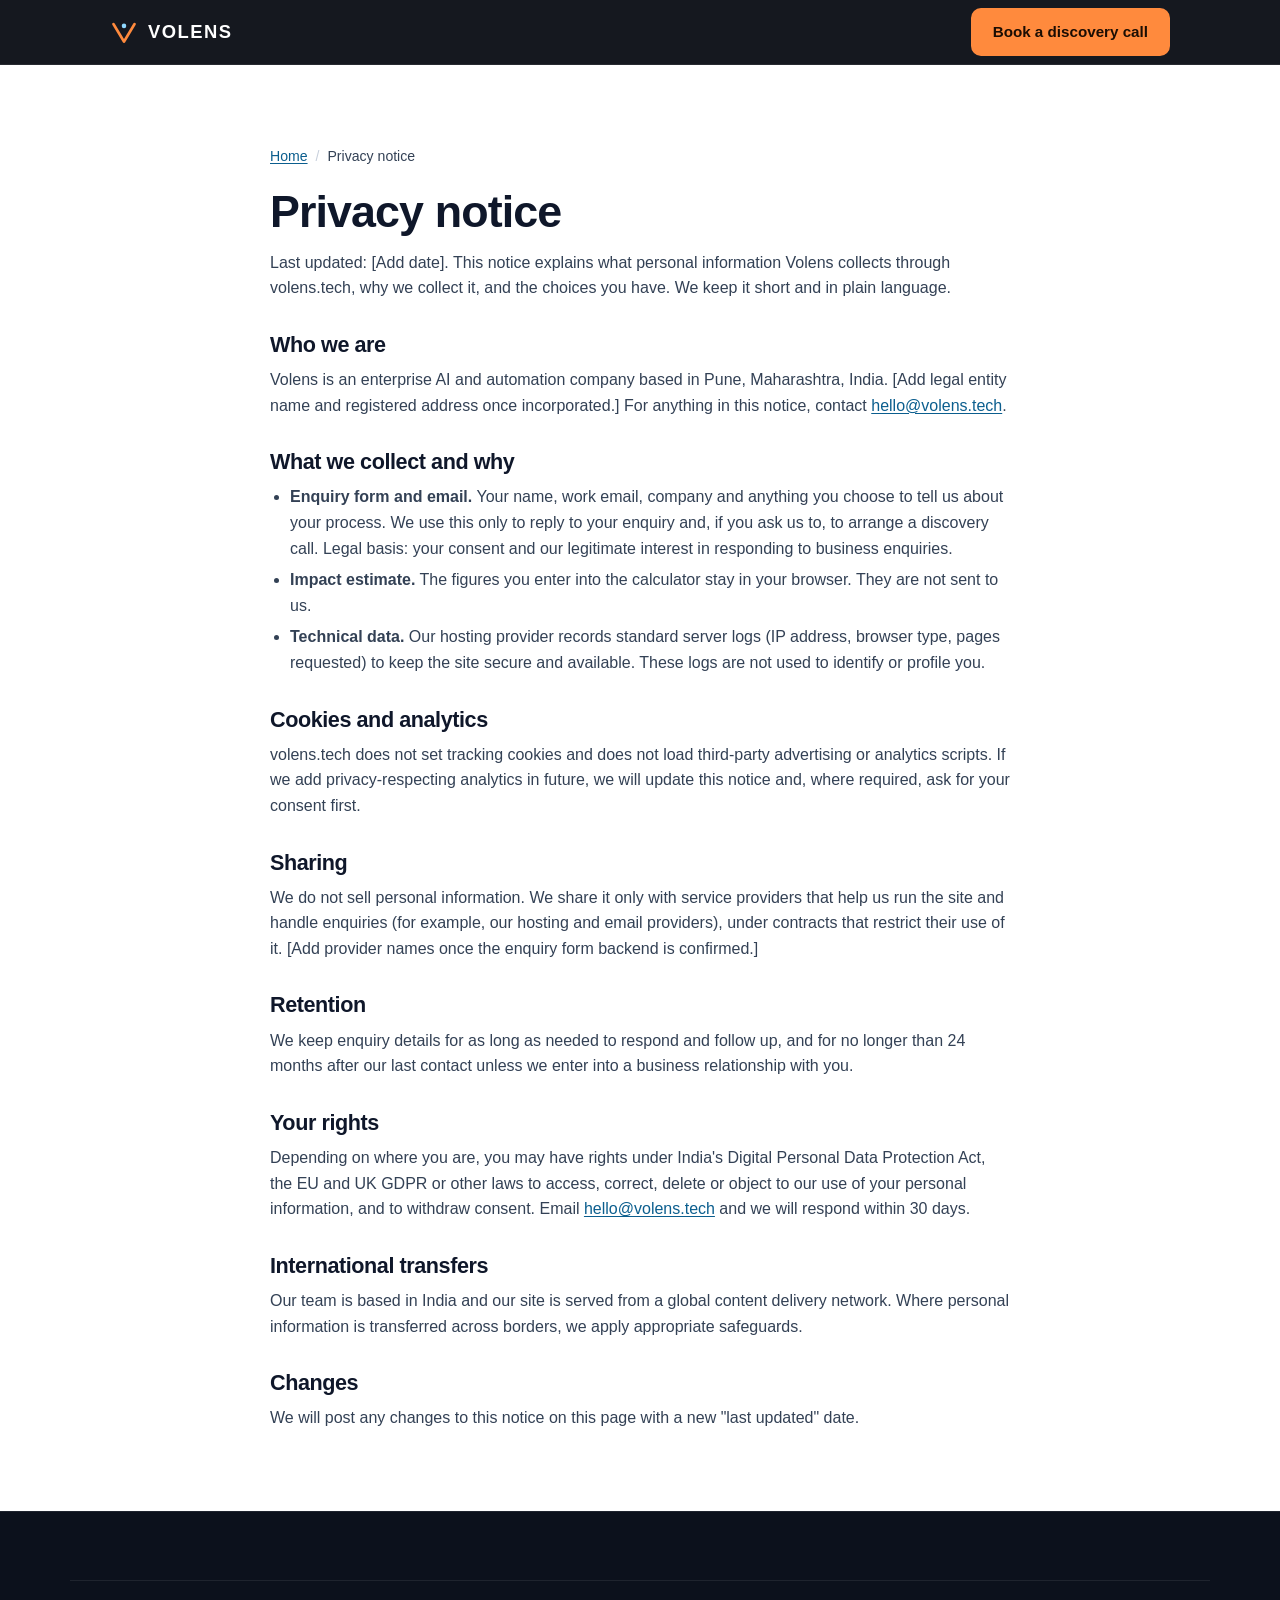
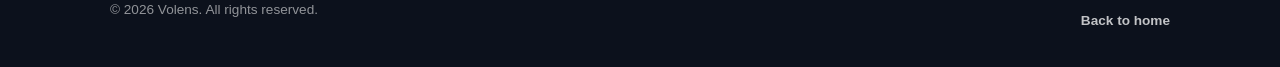
<file: privacy.html>
<!doctype html>
<html lang="en">
<head>
<meta charset="utf-8">
<meta name="viewport" content="width=device-width, initial-scale=1, viewport-fit=cover">
<title>Privacy notice | Volens</title>
<meta name="description" content="How Volens handles the personal information you share through volens.tech, including enquiry forms, email and cookies.">
<link rel="canonical" href="https://volens.tech/privacy.html">
<meta name="theme-color" content="#070A12">
<link rel="icon" href="/favicon.svg" type="image/svg+xml">
<link rel="stylesheet" href="/styles.css">
</head>
<body>
<a class="skip" href="#main">Skip to main content</a>
<header class="site-header">
  <div class="wrap bar">
    <a class="brand" href="/" aria-label="Volens home">
      <svg class="mark" viewBox="0 0 32 32" width="28" height="28" aria-hidden="true" focusable="false"><path d="M4 7 L16 27 L28 7" stroke="#FF8A3D" stroke-width="3.2" fill="none" stroke-linejoin="round" stroke-linecap="round"/><circle cx="16" cy="9" r="2.6" fill="#8FD8FF"/></svg>
      <span class="wordmark">VOLENS</span>
    </a>
    <a class="btn btn-primary" href="/#contact">Book a discovery call</a>
  </div>
</header>
<main id="main" tabindex="-1" class="page">
  <div class="wrap">
    <nav aria-label="Breadcrumb"><ol class="crumbs"><li><a href="/">Home</a></li><li aria-current="page">Privacy notice</li></ol></nav>
    <h1>Privacy notice</h1>
    <p>Last updated: [Add date]. This notice explains what personal information Volens collects through volens.tech, why we collect it, and the choices you have. We keep it short and in plain language.</p>

    <h2>Who we are</h2>
    <p>Volens is an enterprise AI and automation company based in Pune, Maharashtra, India. [Add legal entity name and registered address once incorporated.] For anything in this notice, contact <a href="mailto:hello@volens.tech">hello@volens.tech</a>.</p>

    <h2>What we collect and why</h2>
    <ul>
      <li><strong>Enquiry form and email.</strong> Your name, work email, company and anything you choose to tell us about your process. We use this only to reply to your enquiry and, if you ask us to, to arrange a discovery call. Legal basis: your consent and our legitimate interest in responding to business enquiries.</li>
      <li><strong>Impact estimate.</strong> The figures you enter into the calculator stay in your browser. They are not sent to us.</li>
      <li><strong>Technical data.</strong> Our hosting provider records standard server logs (IP address, browser type, pages requested) to keep the site secure and available. These logs are not used to identify or profile you.</li>
    </ul>

    <h2 id="cookies">Cookies and analytics</h2>
    <p>volens.tech does not set tracking cookies and does not load third-party advertising or analytics scripts. If we add privacy-respecting analytics in future, we will update this notice and, where required, ask for your consent first.</p>

    <h2>Sharing</h2>
    <p>We do not sell personal information. We share it only with service providers that help us run the site and handle enquiries (for example, our hosting and email providers), under contracts that restrict their use of it. [Add provider names once the enquiry form backend is confirmed.]</p>

    <h2>Retention</h2>
    <p>We keep enquiry details for as long as needed to respond and follow up, and for no longer than 24 months after our last contact unless we enter into a business relationship with you.</p>

    <h2>Your rights</h2>
    <p>Depending on where you are, you may have rights under India's Digital Personal Data Protection Act, the EU and UK GDPR or other laws to access, correct, delete or object to our use of your personal information, and to withdraw consent. Email <a href="mailto:hello@volens.tech">hello@volens.tech</a> and we will respond within 30 days.</p>

    <h2>International transfers</h2>
    <p>Our team is based in India and our site is served from a global content delivery network. Where personal information is transferred across borders, we apply appropriate safeguards.</p>

    <h2>Changes</h2>
    <p>We will post any changes to this notice on this page with a new "last updated" date.</p>
  </div>
</main>
<footer class="site-footer">
  <div class="wrap foot-base">
    <p>© 2026 Volens. All rights reserved.</p>
    <a class="totop" href="/">Back to home</a>
  </div>
</footer>
</body>
</html>
</file>
<file: styles.css>
/* Volens — styles.css
   Mobile-first, system fonts, no external requests.
   Brand: navy ground, signal orange, ice cyan (from the existing identity). */

:root{
  --navy:#070A12; --navy-2:#0C111C; --navy-3:#141B2B;
  --ink:#0F172A; --ink-2:#334155; --ink-3:#5B6677;
  --paper:#FFFFFF; --paper-2:#F4F6FA; --line:#DDE3EC; --line-2:#C8D0DC;
  --orange:#FF8A3D; --orange-hi:#FFA266; --orange-ink:#1B0D03; --orange-deep:#A8481B;
  --ice:#8FD8FF; --ice-deep:#0B5E8E;
  --ok:#1E7A4E; --ok-dark:#4ADE9B; --err:#B42318;
  --font:-apple-system,BlinkMacSystemFont,"Segoe UI",Roboto,"Helvetica Neue",Arial,"Noto Sans",sans-serif;
  --mono:ui-monospace,SFMono-Regular,Menlo,Consolas,"Liberation Mono",monospace;
  --r:10px; --r-lg:14px;
  --gutter:clamp(16px,4vw,40px);
  --header-h:64px;
}
*,*::before,*::after{box-sizing:border-box}
html{scroll-behavior:smooth;-webkit-text-size-adjust:100%}
@media (prefers-reduced-motion:reduce){html{scroll-behavior:auto}}
body{margin:0;font-family:var(--font);font-size:1rem;line-height:1.6;color:var(--ink);background:var(--paper);-webkit-font-smoothing:antialiased;overflow-x:hidden}
img,svg{max-width:100%;height:auto;display:block}
h1,h2,h3{line-height:1.12;margin:0;letter-spacing:-.02em;text-wrap:balance}
h1{font-size:clamp(2rem,5.5vw,3.5rem);font-weight:800}
h2{font-size:clamp(1.6rem,3.6vw,2.4rem);font-weight:700}
h3{font-size:1.15rem;font-weight:700}
p{margin:0}
ul,ol{margin:0;padding:0}
a{color:var(--ice-deep);text-underline-offset:.15em}
a:hover{color:var(--ink)}
:focus-visible{outline:3px solid var(--orange);outline-offset:3px;border-radius:4px}
.sr-only{position:absolute;width:1px;height:1px;padding:0;margin:-1px;overflow:hidden;clip:rect(0,0,0,0);white-space:nowrap;border:0}
.skip{position:absolute;left:12px;top:-60px;z-index:100;background:var(--orange);color:var(--orange-ink);padding:10px 14px;border-radius:8px;font-weight:600}
.skip:focus{top:12px}
.anchor{display:block;position:relative;top:calc(-1 * var(--header-h) - 8px);visibility:hidden}
[id]{scroll-margin-top:calc(var(--header-h) + 12px)}
.wrap{max-width:1140px;margin-inline:auto;padding-inline:var(--gutter)}
.wrap.narrow{max-width:820px}
.section{padding-block:clamp(56px,8vw,104px)}
.section.alt{background:var(--paper-2)}
.section-head{max-width:760px;margin-bottom:clamp(28px,4vw,44px);display:grid;gap:14px}
.eyebrow{font-size:.85rem;font-weight:700;letter-spacing:.02em;color:var(--orange-deep);margin:0 0 6px}
.lede{color:var(--ink-2);font-size:clamp(1.05rem,1.4vw,1.2rem);max-width:64ch}
.fine{font-size:.85rem;color:var(--ink-3)}
.fine.center{text-align:center;margin-top:28px}

/* Buttons: one primary style, one ghost style. 44px minimum height. */
.btn{display:inline-flex;align-items:center;justify-content:center;gap:8px;min-height:44px;padding:10px 20px;border-radius:var(--r);font-weight:700;font-size:.95rem;text-decoration:none;border:2px solid transparent;cursor:pointer;font-family:inherit;transition:background .15s,color .15s,border-color .15s,transform .15s}
.btn:hover{transform:translateY(-1px)}
.btn-primary{background:var(--orange);color:var(--orange-ink);border-color:var(--orange)}
.btn-primary:hover{background:var(--orange-hi);border-color:var(--orange-hi);color:var(--orange-ink)}
.btn-ghost{background:transparent;color:var(--ink);border-color:var(--line-2)}
.btn-ghost:hover{border-color:var(--ink);color:var(--ink)}
.btn-lg{min-height:52px;padding:12px 26px;font-size:1.05rem}
.hero .btn-ghost{color:#fff;border-color:rgba(255,255,255,.35)}
.hero .btn-ghost:hover{border-color:#fff;color:#fff}

/* Header */
.site-header{position:sticky;top:0;z-index:50;background:rgba(7,10,18,.94);backdrop-filter:blur(8px);border-bottom:1px solid rgba(255,255,255,.08);color:#fff}
.bar{display:flex;align-items:center;justify-content:space-between;gap:16px;min-height:var(--header-h)}
.brand{display:inline-flex;align-items:center;gap:10px;color:inherit;text-decoration:none;padding:8px 0;min-height:44px}
.brand .mark{flex:none}
.wordmark{font-weight:800;letter-spacing:.08em;font-size:1.15rem}
.primary ul{list-style:none;display:flex;gap:4px}
.primary a:not(.btn){color:rgba(255,255,255,.85);text-decoration:none;font-weight:600;font-size:.95rem;padding:10px 12px;border-radius:8px;display:inline-block;min-height:44px;min-width:44px;text-align:center;line-height:24px}
.primary a:not(.btn):hover{color:#fff;background:rgba(255,255,255,.08)}
.menu-btn{display:none;width:44px;height:44px;border:1px solid rgba(255,255,255,.25);border-radius:8px;background:transparent;color:#fff;cursor:pointer;place-items:center}
.menu-btn .i-close{display:none}
.menu-btn[aria-expanded="true"] .i-open{display:none}
.menu-btn[aria-expanded="true"] .i-close{display:block}
@media (min-width:900px){
  .primary{display:flex;align-items:center;gap:16px}
}
@media (max-width:899.98px){
  .menu-btn{display:grid}
  .primary{display:none;position:absolute;left:0;right:0;top:100%;background:var(--navy);border-bottom:1px solid rgba(255,255,255,.1);padding:8px var(--gutter) 20px;box-shadow:0 20px 40px -20px rgba(0,0,0,.6)}
  .primary.open{display:block}
  .primary ul{flex-direction:column;gap:0}
  .primary a:not(.btn){display:block;padding:12px 8px;font-size:1.05rem;border-bottom:1px solid rgba(255,255,255,.08)}
  .nav-cta{margin-top:14px;width:100%}
}

/* Hero (dark, brand ground) */
.hero{background:var(--navy);color:#fff;padding-block:clamp(48px,8vw,96px);position:relative;overflow:hidden}
.hero::before{content:"";position:absolute;inset:0;background:
  radial-gradient(600px 400px at 85% 10%,rgba(255,138,61,.18),transparent 60%),
  radial-gradient(500px 360px at 10% 100%,rgba(143,216,255,.14),transparent 60%);pointer-events:none}
.hero .wrap{position:relative}
.hero-grid{display:grid;gap:36px;align-items:center}
@media (min-width:960px){.hero-grid{grid-template-columns:1.05fr .95fr;gap:56px}}
.hero .eyebrow{color:var(--orange)}
.hero .lede{color:rgba(255,255,255,.82);margin-top:18px}
.cta-row{display:flex;flex-wrap:wrap;gap:12px;margin-top:28px}
.hero-points{list-style:none;display:flex;flex-wrap:wrap;gap:8px 22px;margin-top:28px;color:rgba(255,255,255,.75);font-size:.92rem}
.hero-points li::before{content:"";display:inline-block;width:8px;height:8px;border-radius:50%;background:var(--ice);margin-right:9px;vertical-align:1px}

/* Example run panel */
.run{margin:0;background:var(--navy-2);border:1px solid rgba(255,255,255,.14);border-radius:var(--r-lg);font-family:var(--mono);font-size:.8rem;line-height:1.55;min-width:0}
.run-head{display:flex;justify-content:space-between;align-items:center;gap:10px;flex-wrap:wrap;padding:12px 16px;border-bottom:1px solid rgba(255,255,255,.1);color:rgba(255,255,255,.75);font-family:var(--font);font-size:.85rem;font-weight:600}
.tag{font-family:var(--font);font-size:.75rem;font-weight:600;letter-spacing:.01em;color:var(--ok-dark);border:1px solid rgba(74,222,155,.45);padding:3px 8px;border-radius:999px}
.run-log{list-style:none;padding:12px 16px;display:grid;gap:6px}
.run-log li{display:grid;grid-template-columns:44px 68px 1fr;gap:10px;align-items:baseline}
.run-log .t{color:rgba(255,255,255,.45)}
.run-log .k{color:var(--ice);font-weight:600}
.run-log .k.act{color:var(--orange)}
.run-log .k.ok{color:var(--ok-dark)}
.run-log .v{color:rgba(255,255,255,.85);min-width:0;overflow-wrap:anywhere}
.run-foot{padding:10px 16px 14px;border-top:1px solid rgba(255,255,255,.1);color:rgba(255,255,255,.6);font-family:var(--font);font-size:.85rem}
@media (max-width:380px){.run-log li{grid-template-columns:40px 1fr}.run-log .k{grid-column:2}.run-log .v{grid-column:1/-1;padding-left:50px}}

/* Facts strip */
.facts{border-bottom:1px solid var(--line);background:var(--paper);padding-block:28px}
.facts-grid{display:grid;gap:24px}
@media (min-width:900px){.facts-grid{grid-template-columns:1.2fr .8fr;align-items:center}}
.facts-title{font-size:.85rem;font-weight:700;letter-spacing:.02em;color:var(--ink-3);margin-bottom:12px}
.systems{list-style:none;display:flex;flex-wrap:wrap;gap:8px}
.systems li{border:1px solid var(--line);border-radius:999px;padding:6px 12px;font-size:.9rem;font-weight:600;color:var(--ink-2);background:var(--paper-2)}
.fact-list{margin:0;display:grid;grid-template-columns:repeat(2,minmax(0,1fr));gap:12px 20px}
.fact-list dt{font-size:.8rem;letter-spacing:.02em;color:var(--ink-3);font-weight:700}
.fact-list dd{margin:2px 0 0;font-weight:600;font-size:.95rem}

/* Problem / solution */
.compare{display:grid;gap:12px}
.compare-row{display:grid;gap:12px}
@media (min-width:720px){.compare-row{grid-template-columns:1fr 1fr}}
.compare .was,.compare .now{padding:20px 22px;border-radius:var(--r);min-width:0}
.compare .was{background:var(--paper-2);border:1px solid var(--line)}
.compare .now{background:var(--navy);color:#fff;border:1px solid var(--navy)}
.compare h3{font-size:.85rem;letter-spacing:.02em;margin-bottom:8px;color:var(--ink-3)}
.compare .now h3{color:var(--orange)}
.compare p{font-size:.98rem}

/* Steps */
.steps{list-style:none;display:grid;gap:16px;counter-reset:step}
@media (min-width:720px){.steps{grid-template-columns:repeat(2,minmax(0,1fr))}}
@media (min-width:1040px){.steps{grid-template-columns:repeat(4,minmax(0,1fr))}}
.steps li{background:var(--paper);border:1px solid var(--line);border-radius:var(--r-lg);padding:24px;min-width:0}
.step-n{display:inline-grid;place-items:center;width:40px;height:40px;border-radius:50%;background:var(--navy);color:var(--orange);font-weight:800;margin-bottom:16px}
.steps h3{margin-bottom:8px}
.steps p{color:var(--ink-2);font-size:.95rem}
.inline-cta{margin-top:32px;display:flex;justify-content:center}

/* Capability cards */
.cards{display:grid;gap:16px}
@media (min-width:720px){.cards{grid-template-columns:repeat(2,minmax(0,1fr))}}
@media (min-width:1040px){.cards{grid-template-columns:repeat(3,minmax(0,1fr))}}
.card{background:var(--paper);border:1px solid var(--line);border-radius:var(--r-lg);padding:24px;display:grid;gap:12px;align-content:start;min-width:0;transition:border-color .15s,box-shadow .15s}
.card:hover{border-color:var(--line-2);box-shadow:0 10px 30px -18px rgba(15,23,42,.35)}
.card > p{color:var(--ink-2);font-size:.95rem}
.card ul{list-style:none;display:grid;gap:7px;font-size:.92rem;color:var(--ink-2)}
.card ul li{padding-left:18px;position:relative}
.card ul li::before{content:"";position:absolute;left:0;top:.6em;width:8px;height:8px;border-radius:2px;background:var(--orange)}
.card-link{margin-top:auto;font-weight:700;gap:6px;text-decoration:none;color:var(--orange-deep);display:inline-flex;min-height:44px;align-items:center}
.card-link:hover{color:var(--ink);text-decoration:underline}

/* Tabs (industries) */
.tablist{display:flex;gap:6px;flex-wrap:wrap;margin-bottom:18px}
.tablist [role="tab"]{min-height:44px;padding:8px 16px;border-radius:999px;border:1px solid var(--line-2);background:var(--paper);color:var(--ink-2);font:inherit;font-weight:600;font-size:.92rem;cursor:pointer}
.tablist [role="tab"]:hover{border-color:var(--ink)}
.tablist [role="tab"][aria-selected="true"]{background:var(--navy);color:#fff;border-color:var(--navy)}
.panel{background:var(--paper);border:1px solid var(--line);border-radius:var(--r-lg);padding:clamp(20px,3vw,32px);display:grid;gap:14px}
.panel p{color:var(--ink-2);max-width:70ch}
.usecases{list-style:none;display:grid;gap:10px;font-size:.95rem;color:var(--ink-2)}
.usecases li{padding-left:18px;position:relative}
.usecases li::before{content:"";position:absolute;left:0;top:.62em;width:8px;height:8px;border-radius:50%;background:var(--ice-deep)}
.usecases strong{color:var(--ink)}

/* Why */
.why-grid{display:grid;gap:36px}
@media (min-width:960px){.why-grid{grid-template-columns:1fr 1fr;gap:64px;align-items:start}}
.note{margin:24px 0 0;padding:20px 22px;border-left:4px solid var(--orange);background:var(--paper-2);border-radius:0 var(--r) var(--r) 0}
.note p{font-size:1.02rem;color:var(--ink)}
.note footer{margin-top:10px;font-size:.85rem;color:var(--ink-3)}
.diffs{list-style:none;display:grid;gap:0;border-top:1px solid var(--line)}
.diffs li{padding:18px 0;border-bottom:1px solid var(--line)}
.diffs h3{font-size:1.05rem;margin-bottom:4px}
.diffs p{color:var(--ink-2);font-size:.95rem}

/* Calculator */
.calc-grid{display:grid;gap:32px}
@media (min-width:960px){.calc-grid{grid-template-columns:1fr 1fr;gap:56px;align-items:start}}
.calc{margin-top:24px;display:grid;gap:18px;background:var(--paper);border:1px solid var(--line);border-radius:var(--r-lg);padding:22px}
.range label{display:flex;justify-content:space-between;gap:12px;align-items:baseline;font-weight:600;font-size:.92rem;margin-bottom:8px}
.range output{font-variant-numeric:tabular-nums;color:var(--ink)}
input[type="range"]{width:100%;height:44px;accent-color:var(--orange);margin:0}
.results{display:grid;grid-template-columns:1fr 1fr;gap:14px}
@media (max-width:480px){.results{grid-template-columns:1fr}}
.result{background:var(--paper);border:1px solid var(--line);border-radius:var(--r-lg);padding:22px;display:grid;gap:4px;min-width:0}
.result.wide{grid-column:1/-1}
.result .big{font-size:clamp(1.7rem,3.4vw,2.4rem);font-weight:800;letter-spacing:-.03em;font-variant-numeric:tabular-nums;line-height:1.1}
.result .big.accent{color:var(--orange-deep)}
.result .lbl{font-size:.85rem;letter-spacing:.02em;color:var(--ink-3);font-weight:700}
.meter{height:10px;border-radius:999px;background:var(--paper-2);border:1px solid var(--line);overflow:hidden;margin-top:10px}
.meter i{display:block;height:100%;width:0;background:linear-gradient(90deg,var(--orange),var(--ice-deep));transition:width .5s ease}
.result .btn{margin-top:14px;justify-self:start}

/* Path */
.path{list-style:none;display:grid;gap:16px}
@media (min-width:860px){.path{grid-template-columns:repeat(3,minmax(0,1fr))}}
.path li{background:var(--paper);border:1px solid var(--line);border-radius:var(--r-lg);padding:24px;min-width:0}
.when{font-size:.85rem;font-weight:700;letter-spacing:.02em;color:var(--orange-deep);margin-bottom:8px}
.path h3{margin-bottom:8px}
.path p:not(.when){color:var(--ink-2);font-size:.95rem}
.roadmap{margin-top:28px;padding:20px 22px;background:var(--paper-2);border-radius:var(--r);border:1px solid var(--line)}
.roadmap h3{font-size:1rem;margin-bottom:6px}
.roadmap p{color:var(--ink-2);font-size:.95rem;max-width:80ch}

/* Trust */
.trust-grid{list-style:none;display:grid;gap:16px}
@media (min-width:720px){.trust-grid{grid-template-columns:repeat(2,minmax(0,1fr))}}
@media (min-width:1040px){.trust-grid{grid-template-columns:repeat(4,minmax(0,1fr))}}
.trust-grid li{background:var(--paper);border:1px solid var(--line);border-radius:var(--r-lg);padding:22px;min-width:0}
.trust-grid h3{font-size:1.02rem;margin-bottom:8px}
.trust-grid p{color:var(--ink-2);font-size:.93rem}

/* FAQ */
.faq{border-top:1px solid var(--line)}
.faq details{border-bottom:1px solid var(--line)}
.faq summary{cursor:pointer;list-style:none;display:flex;justify-content:space-between;align-items:center;gap:16px;padding:18px 4px;font-weight:700;font-size:1.05rem;min-height:44px}
.faq summary::-webkit-details-marker{display:none}
.faq summary::after{content:"+";flex:none;width:28px;height:28px;border-radius:50%;border:1px solid var(--line-2);display:grid;place-items:center;color:var(--orange-deep);font-weight:700}
.faq details[open] summary::after{content:"–"}
.faq details p{padding:0 4px 20px;color:var(--ink-2);max-width:70ch}

/* Contact */
.contact{background:var(--navy);color:#fff}
.contact .eyebrow{color:var(--orange)}
.contact .lede{color:rgba(255,255,255,.82);margin-top:14px}
.contact-grid{display:grid;gap:36px}
@media (min-width:960px){.contact-grid{grid-template-columns:1fr 1fr;gap:64px;align-items:start}}
.gets{list-style:none;display:grid;gap:10px;margin-top:22px;color:rgba(255,255,255,.88)}
.gets li{padding-left:26px;position:relative}
.gets li::before{content:"✓";position:absolute;left:0;color:var(--ok-dark);font-weight:800}
.contact-alt{margin-top:26px;display:grid;gap:6px;color:rgba(255,255,255,.7);font-size:.95rem}
.contact-alt a{color:#fff;font-weight:600;display:inline-block;padding:10px 0;margin:-10px 0}
.lead{background:var(--paper);color:var(--ink);border-radius:var(--r-lg);padding:clamp(20px,3vw,28px);display:grid;gap:16px}
.field{display:grid;gap:6px}
.field label{font-weight:600;font-size:.92rem}
.field .opt{font-weight:400;color:var(--ink-3)}
.field input:not([type="checkbox"]),.field select,.field textarea{font:inherit;font-size:1rem;color:var(--ink);background:var(--paper);border:1px solid var(--line-2);border-radius:8px;padding:11px 12px;width:100%;min-height:44px}
.field textarea{resize:vertical}
.field input:focus,.field select:focus,.field textarea:focus{outline:3px solid var(--orange);outline-offset:0;border-color:transparent}
.field[data-invalid] input,.field[data-invalid] select{border-color:var(--err)}
.field.check{grid-template-columns:auto 1fr;align-items:start;gap:10px 10px}
.field.check input{width:24px;height:24px;margin:2px 0 0;accent-color:var(--orange)}
.field.check label{font-weight:500;font-size:.92rem}
.field.check .error{grid-column:1/-1}
.error{color:var(--err);font-size:.85rem;font-weight:600}
.form-status{font-weight:600;min-height:1.5em}
.form-status.ok{color:var(--ok)}
.form-status.err{color:var(--err)}
.lead .fine{color:var(--ink-3)}

/* Footer */
.site-footer{background:var(--navy-2);color:rgba(255,255,255,.8);padding-block:40px 24px;border-top:1px solid rgba(255,255,255,.08)}
.foot-grid{display:grid;gap:28px}
@media (min-width:720px){.foot-grid{grid-template-columns:1.4fr 1fr 1fr 1fr}}
.foot-brand p{font-size:.92rem;margin-top:8px;max-width:36ch}
.foot-brand .brand{color:#fff;min-height:44px;padding:10px 0}
.foot-h{font-size:.85rem;letter-spacing:.02em;color:rgba(255,255,255,.55);margin-bottom:10px;font-weight:700}
.site-footer ul{list-style:none;display:grid;gap:4px}
.site-footer li a{color:rgba(255,255,255,.85);text-decoration:none;display:inline-flex;align-items:center;padding:4px 0;min-height:44px}
.site-footer li a:hover{color:#fff;text-decoration:underline}
.foot-base{margin-top:28px;padding-top:18px;border-top:1px solid rgba(255,255,255,.08);display:flex;justify-content:space-between;gap:12px;flex-wrap:wrap;font-size:.85rem;color:rgba(255,255,255,.55)}
.totop{color:rgba(255,255,255,.75);font-weight:600;text-decoration:none;min-height:44px;display:inline-flex;align-items:center}
.totop:hover{color:#fff}

/* Secondary pages */
.page{padding-block:clamp(40px,7vw,80px)}
.page .wrap{max-width:820px}
.page h1{font-size:clamp(1.9rem,4.5vw,2.8rem);margin-bottom:14px}
.page h2{font-size:1.35rem;margin:32px 0 10px}
.page p,.page li{color:var(--ink-2)}
.page ul{padding-left:20px;display:grid;gap:6px}
.crumbs{list-style:none;display:flex;gap:8px;font-size:.88rem;color:var(--ink-3);margin-bottom:18px}
.crumbs li+li::before{content:"/";margin-right:8px;color:var(--line-2)}
.center{text-align:center}

@media (prefers-reduced-motion:reduce){
  *,*::before,*::after{transition:none!important;animation:none!important}
  .btn:hover{transform:none}
}
</file>
